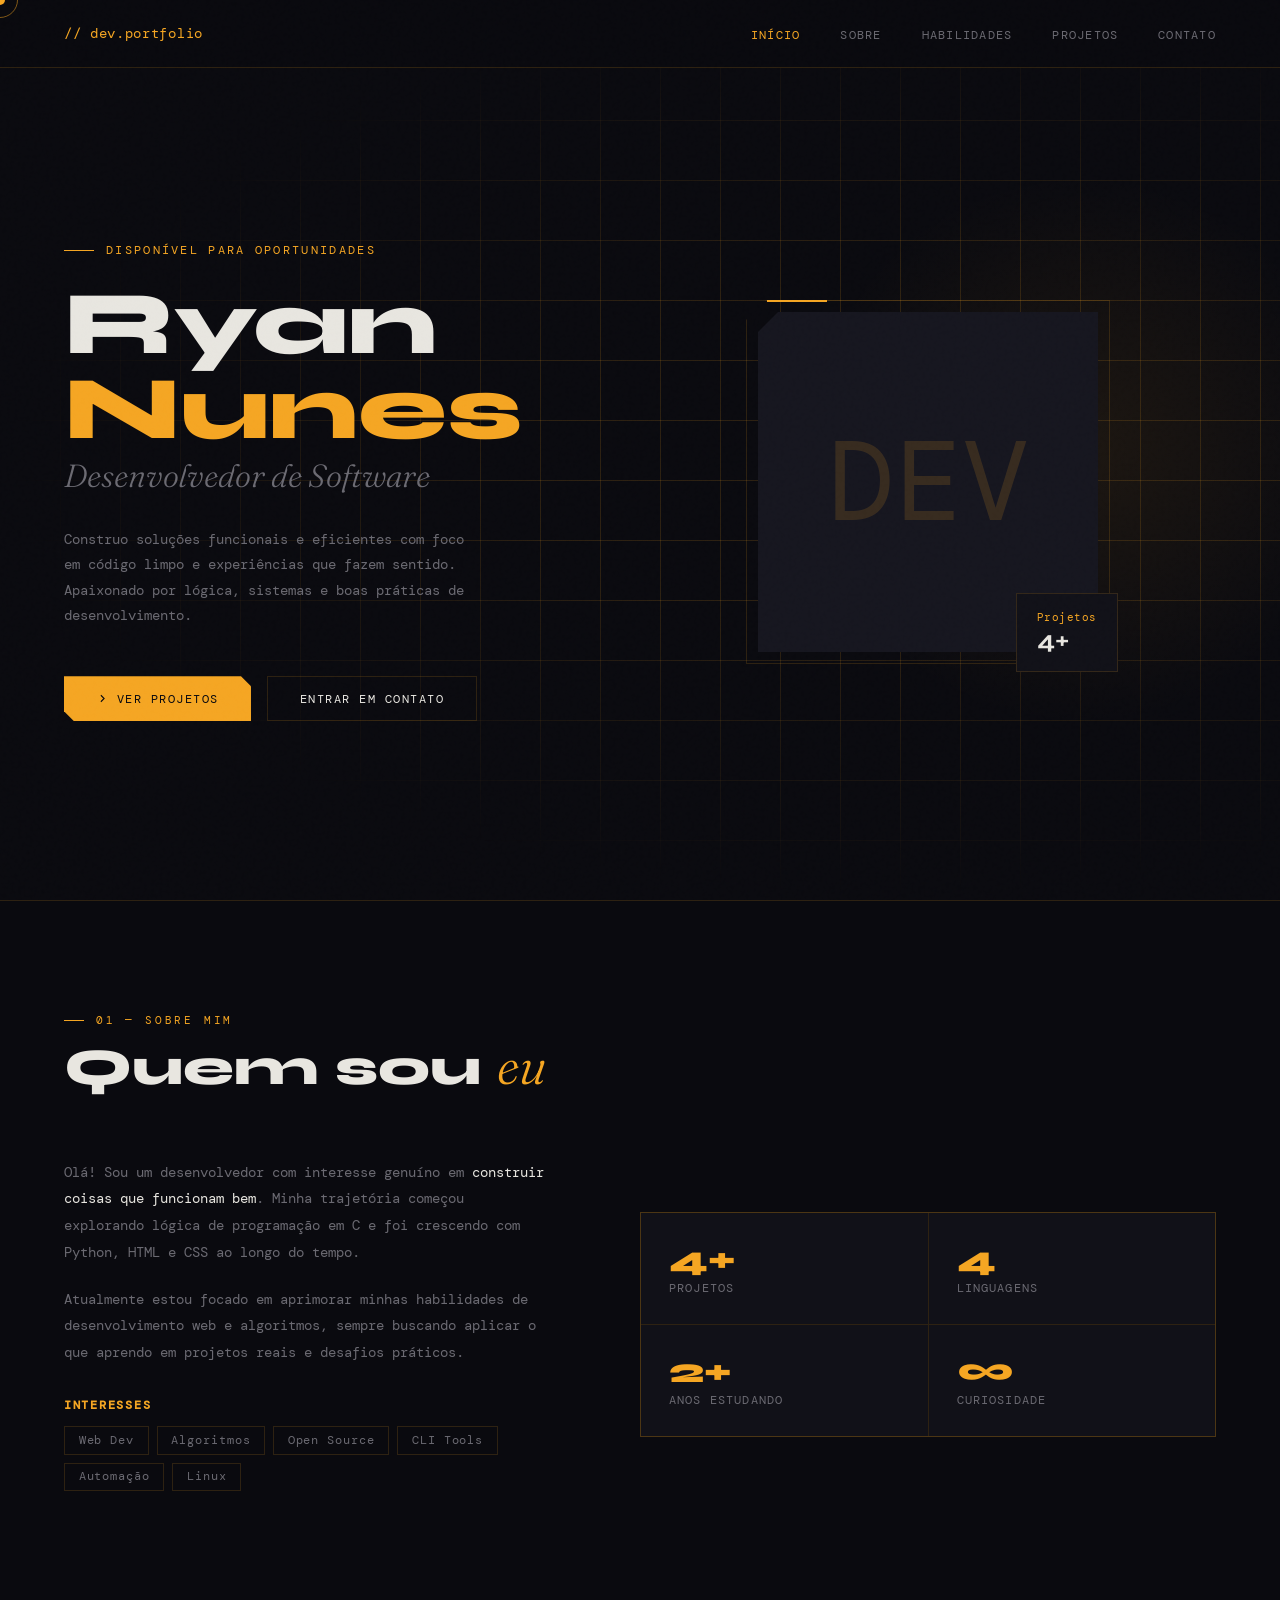
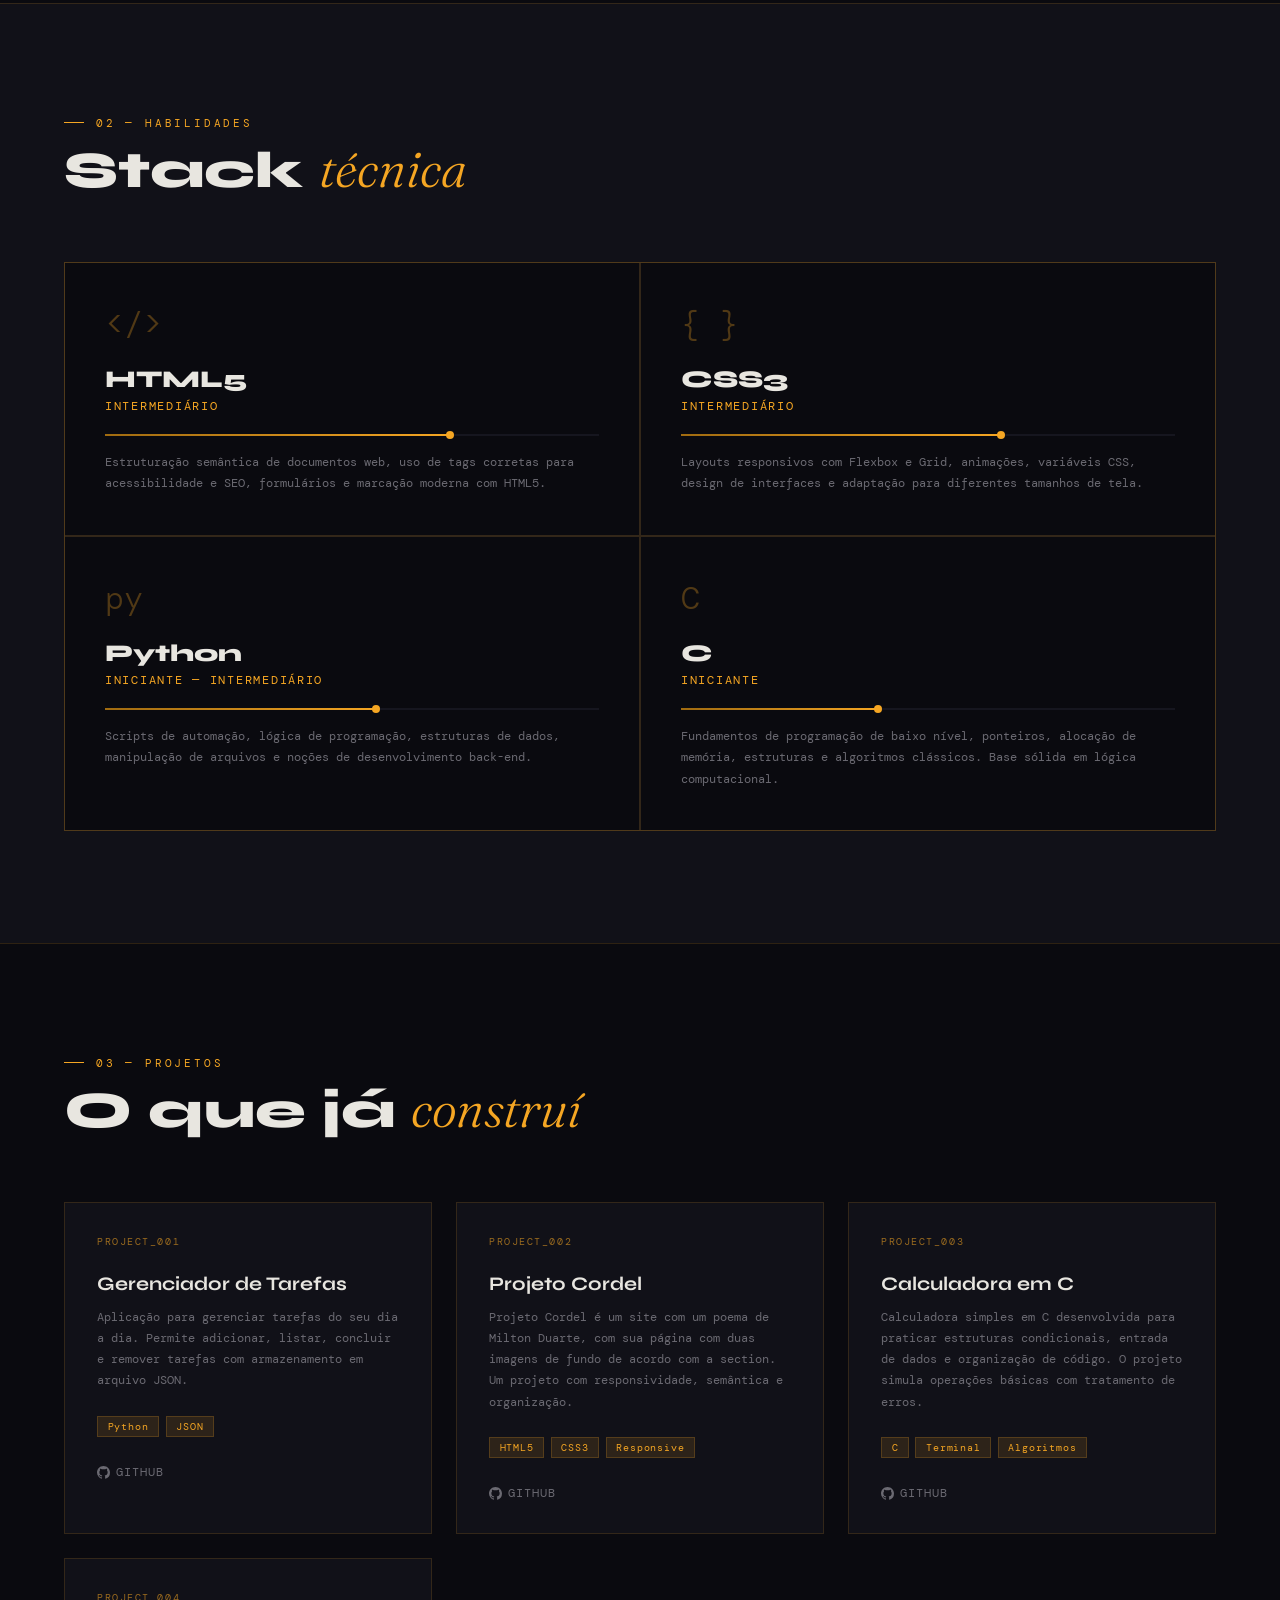
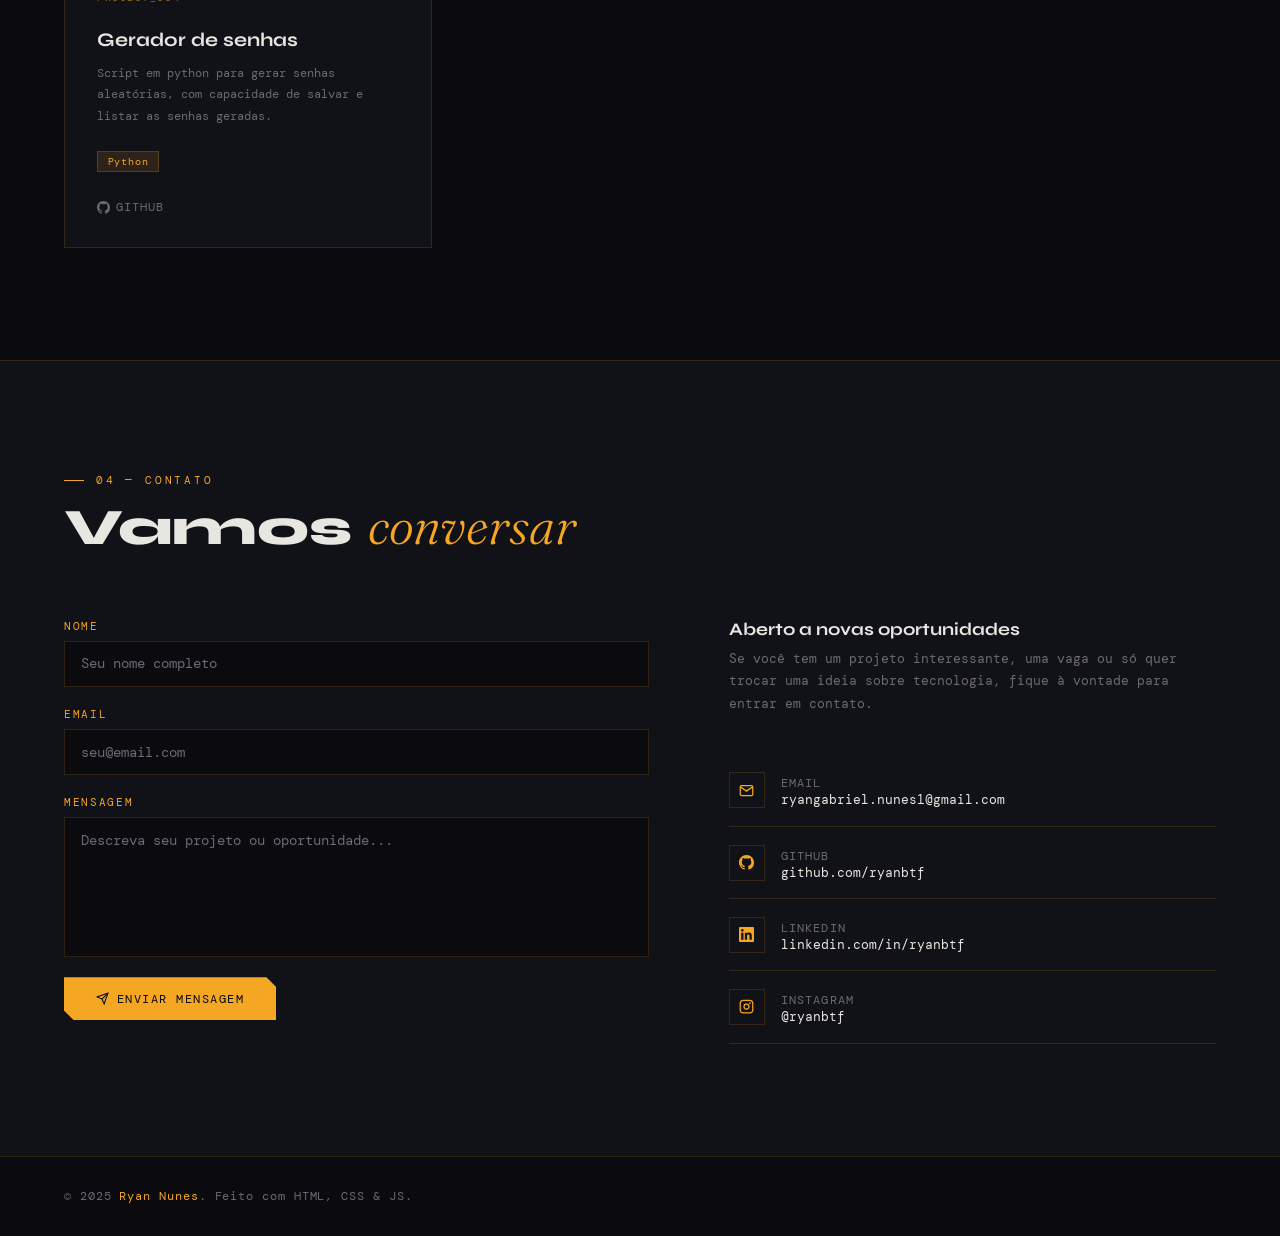
<file: index.html>
<!DOCTYPE html>
<html lang="pt-BR">
<head>
<meta charset="UTF-8">
<meta name="viewport" content="width=device-width, initial-scale=1.0">
<title>Dev Portfolio</title>
<link rel="preconnect" href="https://fonts.googleapis.com">
<link rel="preconnect" href="https://fonts.gstatic.com" crossorigin>
<link href="https://fonts.googleapis.com/css2?family=Syne:wght@400;600;700;800&family=DM+Mono:ital,wght@0,300;0,400;1,300&family=Fraunces:ital,opsz,wght@0,9..144,300;1,9..144,300&display=swap" rel="stylesheet">
<style>
  :root {
    --bg: #0a0a0f;
    --bg2: #111118;
    --bg3: #16161f;
    --amber: #f5a623;
    --amber-dim: #a06b10;
    --amber-glow: rgba(245,166,35,0.12);
    --white: #e8e6e0;
    --muted: #6b6a72;
    --border: rgba(245,166,35,0.15);
    --font-display: 'Syne', sans-serif;
    --font-mono: 'DM Mono', monospace;
    --font-serif: 'Fraunces', serif;
  }

  *, *::before, *::after { box-sizing: border-box; margin: 0; padding: 0; }

  html { scroll-behavior: smooth; }

  body {
    background: var(--bg);
    color: var(--white);
    font-family: var(--font-display);
    overflow-x: hidden;
    cursor: none;
  }

  /* Custom cursor */
  .cursor {
    width: 10px; height: 10px;
    background: var(--amber);
    border-radius: 50%;
    position: fixed;
    pointer-events: none;
    z-index: 9999;
    transform: translate(-50%,-50%);
    transition: transform 0.1s;
  }
  .cursor-ring {
    width: 36px; height: 36px;
    border: 1px solid var(--amber);
    border-radius: 50%;
    position: fixed;
    pointer-events: none;
    z-index: 9998;
    transform: translate(-50%,-50%);
    transition: all 0.18s ease;
    opacity: 0.5;
  }
  body:hover .cursor { opacity: 1; }

  /* Noise overlay */
  body::before {
    content: '';
    position: fixed; inset: 0;
    background-image: url("data:image/svg+xml,%3Csvg viewBox='0 0 256 256' xmlns='http://www.w3.org/2000/svg'%3E%3Cfilter id='n'%3E%3CfeTurbulence type='fractalNoise' baseFrequency='0.9' numOctaves='4' stitchTiles='stitch'/%3E%3C/filter%3E%3Crect width='100%25' height='100%25' filter='url(%23n)' opacity='0.04'/%3E%3C/svg%3E");
    pointer-events: none; z-index: 1000; opacity: 0.4;
  }

  /* NAV */
  nav {
    position: fixed; top: 0; left: 0; right: 0; z-index: 100;
    display: flex; align-items: center; justify-content: space-between;
    padding: 1.5rem 4rem;
    background: rgba(10,10,15,0.85);
    backdrop-filter: blur(16px);
    border-bottom: 1px solid var(--border);
  }
  .nav-logo {
    font-family: var(--font-mono);
    font-size: 0.85rem;
    color: var(--amber);
    letter-spacing: 0.05em;
  }
  .nav-links { display: flex; gap: 2.5rem; list-style: none; }
  .nav-links a {
    font-family: var(--font-mono);
    font-size: 0.78rem;
    color: var(--muted);
    text-decoration: none;
    letter-spacing: 0.1em;
    text-transform: uppercase;
    transition: color 0.2s;
    position: relative;
  }
  .nav-links a::after {
    content: '';
    position: absolute; bottom: -4px; left: 0;
    width: 0; height: 1px;
    background: var(--amber);
    transition: width 0.3s ease;
  }
  .nav-links a:hover { color: var(--white); }
  .nav-links a:hover::after { width: 100%; }

  /* HERO */
  #home {
    min-height: 100vh;
    display: grid;
    grid-template-columns: 1fr 1fr;
    align-items: center;
    padding: 8rem 4rem 4rem;
    position: relative;
    overflow: hidden;
  }
  .hero-bg-grid {
    position: absolute; inset: 0;
    background-image:
      linear-gradient(var(--border) 1px, transparent 1px),
      linear-gradient(90deg, var(--border) 1px, transparent 1px);
    background-size: 60px 60px;
    mask-image: radial-gradient(ellipse at 70% 50%, black 30%, transparent 70%);
  }
  .hero-glow {
    position: absolute;
    width: 600px; height: 600px;
    background: radial-gradient(circle, rgba(245,166,35,0.08) 0%, transparent 65%);
    right: -100px; top: 50%;
    transform: translateY(-50%);
    pointer-events: none;
  }
  .hero-label {
    font-family: var(--font-mono);
    font-size: 0.72rem;
    color: var(--amber);
    letter-spacing: 0.2em;
    text-transform: uppercase;
    margin-bottom: 1.5rem;
    display: flex; align-items: center; gap: 0.75rem;
    animation: fadeUp 0.8s ease both;
  }
  .hero-label::before {
    content: ''; display: block;
    width: 30px; height: 1px;
    background: var(--amber);
  }
  .hero-name {
    font-size: clamp(3.5rem, 7vw, 6.5rem);
    font-weight: 800;
    line-height: 0.95;
    margin-bottom: 0.25rem;
    animation: fadeUp 0.8s 0.1s ease both;
  }
  .hero-name span { color: var(--amber); }
  .hero-title {
    font-family: var(--font-serif);
    font-style: italic;
    font-size: clamp(1.5rem, 2.5vw, 2rem);
    color: var(--muted);
    font-weight: 300;
    margin-bottom: 2rem;
    animation: fadeUp 0.8s 0.2s ease both;
  }
  .hero-desc {
    font-family: var(--font-mono);
    font-size: 0.88rem;
    color: var(--muted);
    line-height: 1.8;
    max-width: 420px;
    margin-bottom: 3rem;
    animation: fadeUp 0.8s 0.3s ease both;
  }
  .hero-btns {
    display: flex; gap: 1rem; flex-wrap: wrap;
    animation: fadeUp 0.8s 0.4s ease both;
  }
  .btn-primary {
    background: var(--amber);
    color: var(--bg);
    padding: 0.85rem 2rem;
    font-family: var(--font-mono);
    font-size: 0.78rem;
    letter-spacing: 0.12em;
    text-transform: uppercase;
    text-decoration: none;
    border: none; cursor: pointer;
    transition: all 0.2s;
    display: inline-flex; align-items: center; gap: 0.5rem;
    clip-path: polygon(0 0, calc(100% - 10px) 0, 100% 10px, 100% 100%, 10px 100%, 0 calc(100% - 10px));
  }
  .btn-primary:hover { background: #ffc04a; transform: translateY(-2px); }
  .btn-outline {
    background: transparent;
    color: var(--white);
    padding: 0.85rem 2rem;
    font-family: var(--font-mono);
    font-size: 0.78rem;
    letter-spacing: 0.12em;
    text-transform: uppercase;
    text-decoration: none;
    border: 1px solid var(--border);
    cursor: pointer;
    transition: all 0.2s;
    display: inline-flex; align-items: center; gap: 0.5rem;
  }
  .btn-outline:hover { border-color: var(--amber); color: var(--amber); transform: translateY(-2px); }
  .hero-right {
    display: flex; justify-content: center; align-items: center;
    position: relative;
    animation: fadeIn 1s 0.5s ease both;
  }
  .hero-avatar-wrap {
    position: relative;
    width: 340px; height: 340px;
  }
  .hero-avatar-border {
    position: absolute; inset: -12px;
    border: 1px solid var(--border);
    clip-path: polygon(20px 0, 100% 0, 100% calc(100% - 20px), calc(100% - 20px) 100%, 0 100%, 0 20px);
  }
  .hero-avatar-border::before {
    content: '';
    position: absolute; top: -1px; left: 20px;
    width: 60px; height: 2px;
    background: var(--amber);
  }
  .hero-avatar {
    width: 100%; height: 100%;
    background: var(--bg3);
    clip-path: polygon(20px 0, 100% 0, 100% calc(100% - 20px), calc(100% - 20px) 100%, 0 100%, 0 20px);
    display: flex; align-items: center; justify-content: center;
    overflow: hidden;
  }
  .avatar-placeholder {
    font-size: 7rem; opacity: 0.15;
    font-family: var(--font-mono);
    color: var(--amber);
  }
  .hero-badge {
    position: absolute;
    bottom: -20px; right: -20px;
    background: var(--bg2);
    border: 1px solid var(--border);
    padding: 1rem 1.25rem;
    font-family: var(--font-mono);
    font-size: 0.7rem;
    color: var(--amber);
    letter-spacing: 0.05em;
  }
  .hero-badge span { display: block; font-size: 1.6rem; font-weight: 700; font-family: var(--font-display); color: var(--white); }

  /* SECTIONS */
  section { padding: 7rem 4rem; position: relative; }
  section + section { border-top: 1px solid var(--border); }

  .section-label {
    font-family: var(--font-mono);
    font-size: 0.7rem;
    color: var(--amber);
    letter-spacing: 0.25em;
    text-transform: uppercase;
    margin-bottom: 0.75rem;
    display: flex; align-items: center; gap: 0.75rem;
  }
  .section-label::before { content: ''; display: block; width: 20px; height: 1px; background: var(--amber); }
  .section-title {
    font-size: clamp(2.2rem, 4vw, 3.2rem);
    font-weight: 800;
    line-height: 1.05;
    margin-bottom: 1rem;
  }
  .section-title em {
    font-family: var(--font-serif);
    font-style: italic;
    font-weight: 300;
    color: var(--amber);
  }

  /* ABOUT */
  #about .about-grid {
    display: grid;
    grid-template-columns: 1fr 1.2fr;
    gap: 6rem;
    align-items: center;
    margin-top: 4rem;
  }
  .about-text p {
    font-family: var(--font-mono);
    font-size: 0.88rem;
    color: var(--muted);
    line-height: 1.9;
    margin-bottom: 1.25rem;
  }
  .about-text p strong { color: var(--white); font-weight: 400; }
  .about-facts {
    display: grid;
    grid-template-columns: 1fr 1fr;
    gap: 1px;
    background: var(--border);
    border: 1px solid var(--border);
  }
  .fact {
    background: var(--bg2);
    padding: 1.75rem;
    transition: background 0.2s;
  }
  .fact:hover { background: var(--bg3); }
  .fact-num {
    font-size: 2.2rem;
    font-weight: 800;
    color: var(--amber);
    line-height: 1;
    margin-bottom: 0.3rem;
  }
  .fact-label {
    font-family: var(--font-mono);
    font-size: 0.72rem;
    color: var(--muted);
    letter-spacing: 0.1em;
    text-transform: uppercase;
  }
  .interests {
    margin-top: 2rem;
  }
  .interests h4 {
    font-family: var(--font-mono);
    font-size: 0.72rem;
    color: var(--amber);
    letter-spacing: 0.15em;
    text-transform: uppercase;
    margin-bottom: 0.85rem;
  }
  .tags { display: flex; flex-wrap: wrap; gap: 0.5rem; }
  .tag {
    font-family: var(--font-mono);
    font-size: 0.72rem;
    color: var(--muted);
    border: 1px solid var(--border);
    padding: 0.35rem 0.85rem;
    letter-spacing: 0.08em;
    transition: all 0.2s;
  }
  .tag:hover { border-color: var(--amber); color: var(--amber); }

  /* SKILLS */
  #skills { background: var(--bg2); }
  .skills-grid {
    display: grid;
    grid-template-columns: repeat(2, 1fr);
    gap: 2px;
    background: var(--border);
    border: 1px solid var(--border);
    margin-top: 4rem;
  }
  .skill-card {
    background: var(--bg);
    padding: 2.5rem;
    transition: background 0.3s;
    position: relative;
    overflow: hidden;
  }
  .skill-card::before {
    content: '';
    position: absolute; top: 0; left: 0;
    width: 3px; height: 0;
    background: var(--amber);
    transition: height 0.4s ease;
  }
  .skill-card:hover { background: var(--bg3); }
  .skill-card:hover::before { height: 100%; }
  .skill-icon {
    font-family: var(--font-mono);
    font-size: 2rem;
    color: var(--amber);
    opacity: 0.3;
    margin-bottom: 1.25rem;
    font-weight: 300;
    transition: opacity 0.3s;
  }
  .skill-card:hover .skill-icon { opacity: 0.7; }
  .skill-name {
    font-size: 1.5rem;
    font-weight: 800;
    margin-bottom: 0.35rem;
  }
  .skill-level {
    font-family: var(--font-mono);
    font-size: 0.72rem;
    color: var(--amber);
    letter-spacing: 0.15em;
    text-transform: uppercase;
    margin-bottom: 1.25rem;
  }
  .skill-bar-bg {
    height: 2px;
    background: var(--bg3);
    position: relative;
    margin-bottom: 1rem;
  }
  .skill-bar-fill {
    height: 100%;
    background: linear-gradient(90deg, var(--amber-dim), var(--amber));
    position: relative;
    transition: width 1.5s cubic-bezier(0.16, 1, 0.3, 1);
  }
  .skill-bar-fill::after {
    content: '';
    position: absolute; right: -3px; top: -3px;
    width: 8px; height: 8px;
    border-radius: 50%;
    background: var(--amber);
  }
  .skill-desc {
    font-family: var(--font-mono);
    font-size: 0.78rem;
    color: var(--muted);
    line-height: 1.7;
  }

  /* PROJECTS */
  .projects-grid {
    display: grid;
    grid-template-columns: repeat(auto-fill, minmax(320px, 1fr));
    gap: 1.5rem;
    margin-top: 4rem;
  }
  .project-card {
    border: 1px solid var(--border);
    background: var(--bg2);
    padding: 2rem;
    position: relative;
    transition: all 0.3s ease;
    overflow: hidden;
  }
  .project-card::after {
    content: '';
    position: absolute; inset: 0;
    background: linear-gradient(135deg, var(--amber-glow) 0%, transparent 60%);
    opacity: 0;
    transition: opacity 0.3s;
  }
  .project-card:hover { border-color: var(--amber-dim); transform: translateY(-4px); }
  .project-card:hover::after { opacity: 1; }
  .project-num {
    font-family: var(--font-mono);
    font-size: 0.65rem;
    color: var(--amber);
    letter-spacing: 0.15em;
    margin-bottom: 1.5rem;
    opacity: 0.6;
  }
  .project-name {
    font-size: 1.2rem;
    font-weight: 700;
    margin-bottom: 0.75rem;
    position: relative; z-index: 1;
  }
  .project-desc {
    font-family: var(--font-mono);
    font-size: 0.78rem;
    color: var(--muted);
    line-height: 1.7;
    margin-bottom: 1.5rem;
    position: relative; z-index: 1;
  }
  .project-techs { display: flex; flex-wrap: wrap; gap: 0.4rem; margin-bottom: 1.75rem; }
  .tech-tag {
    font-family: var(--font-mono);
    font-size: 0.65rem;
    color: var(--amber);
    background: var(--amber-glow);
    border: 1px solid rgba(245,166,35,0.2);
    padding: 0.2rem 0.6rem;
    letter-spacing: 0.08em;
  }
  .project-links { display: flex; gap: 1rem; }
  .project-link {
    font-family: var(--font-mono);
    font-size: 0.72rem;
    color: var(--muted);
    text-decoration: none;
    letter-spacing: 0.1em;
    text-transform: uppercase;
    display: flex; align-items: center; gap: 0.35rem;
    transition: color 0.2s;
    position: relative; z-index: 1;
  }
  .project-link:hover { color: var(--amber); }
  .project-link svg { width: 13px; height: 13px; }

  /* CONTACT */
  #contact { background: var(--bg2); }
  .contact-grid {
    display: grid;
    grid-template-columns: 1.2fr 1fr;
    gap: 5rem;
    margin-top: 4rem;
    align-items: start;
  }
  .contact-form { display: flex; flex-direction: column; gap: 1.25rem; }
  .form-group { display: flex; flex-direction: column; gap: 0.5rem; }
  .form-label {
    font-family: var(--font-mono);
    font-size: 0.7rem;
    color: var(--amber);
    letter-spacing: 0.15em;
    text-transform: uppercase;
  }
  .form-input, .form-textarea {
    background: var(--bg);
    border: 1px solid var(--border);
    color: var(--white);
    font-family: var(--font-mono);
    font-size: 0.85rem;
    padding: 0.85rem 1rem;
    outline: none;
    transition: border-color 0.2s;
    resize: none;
  }
  .form-input:focus, .form-textarea:focus { border-color: var(--amber); }
  .form-textarea { min-height: 140px; }
  .form-input::placeholder, .form-textarea::placeholder { color: var(--muted); }
  .contact-info h3 {
    font-size: 1.1rem;
    font-weight: 700;
    margin-bottom: 0.5rem;
    color: var(--white);
  }
  .contact-info p {
    font-family: var(--font-mono);
    font-size: 0.82rem;
    color: var(--muted);
    line-height: 1.7;
    margin-bottom: 2.5rem;
  }
  .contact-item {
    display: flex; align-items: center; gap: 1rem;
    padding: 1.1rem 0;
    border-bottom: 1px solid var(--border);
    text-decoration: none;
    transition: all 0.2s;
  }
  .contact-item:hover { padding-left: 0.5rem; }
  .contact-item:hover .contact-item-label { color: var(--amber); }
  .contact-icon {
    width: 36px; height: 36px;
    border: 1px solid var(--border);
    display: flex; align-items: center; justify-content: center;
    color: var(--amber);
    flex-shrink: 0;
    transition: border-color 0.2s;
  }
  .contact-item:hover .contact-icon { border-color: var(--amber); background: var(--amber-glow); }
  .contact-icon svg { width: 15px; height: 15px; }
  .contact-item-label {
    font-family: var(--font-mono);
    font-size: 0.72rem;
    color: var(--muted);
    letter-spacing: 0.1em;
    text-transform: uppercase;
    transition: color 0.2s;
  }
  .contact-item-value {
    font-family: var(--font-mono);
    font-size: 0.82rem;
    color: var(--white);
    display: block;
  }

  /* FOOTER */
  footer {
    border-top: 1px solid var(--border);
    padding: 2rem 4rem;
    display: flex; align-items: center; justify-content: space-between;
  }
  footer p {
    font-family: var(--font-mono);
    font-size: 0.72rem;
    color: var(--muted);
    letter-spacing: 0.08em;
  }
  footer span { color: var(--amber); }

  /* ANIMATIONS */
  @keyframes fadeUp {
    from { opacity: 0; transform: translateY(28px); }
    to { opacity: 1; transform: translateY(0); }
  }
  @keyframes fadeIn {
    from { opacity: 0; }
    to { opacity: 1; }
  }

  .reveal {
    opacity: 0; transform: translateY(30px);
    transition: opacity 0.7s ease, transform 0.7s ease;
  }
  .reveal.visible { opacity: 1; transform: none; }

  /* SCROLLBAR */
  ::-webkit-scrollbar { width: 4px; }
  ::-webkit-scrollbar-track { background: var(--bg); }
  ::-webkit-scrollbar-thumb { background: var(--amber-dim); }

  /* RESPONSIVE */
  @media (max-width: 900px) {
    nav { padding: 1.25rem 1.5rem; }
    .nav-links { gap: 1.5rem; }
    #home { grid-template-columns: 1fr; padding: 7rem 1.5rem 3rem; gap: 3rem; }
    .hero-right { display: none; }
    section { padding: 5rem 1.5rem; }
    #about .about-grid { grid-template-columns: 1fr; gap: 3rem; }
    .skills-grid { grid-template-columns: 1fr; }
    .contact-grid { grid-template-columns: 1fr; gap: 3rem; }
    footer { flex-direction: column; gap: 1rem; text-align: center; padding: 2rem 1.5rem; }
  }
  @media (max-width: 600px) {
    .nav-links { display: none; }
    .hero-btns { flex-direction: column; }
    .hero-name { font-size: 2.8rem; }
  }
</style>
</head>
<body>

<!-- Cursor -->
<div class="cursor" id="cursor"></div>
<div class="cursor-ring" id="cursorRing"></div>

<!-- NAV -->
<nav>
  <div class="nav-logo">// dev.portfolio</div>
  <ul class="nav-links">
    <li><a href="#home">Início</a></li>
    <li><a href="#about">Sobre</a></li>
    <li><a href="#skills">Habilidades</a></li>
    <li><a href="#projects">Projetos</a></li>
    <li><a href="#contact">Contato</a></li>
  </ul>
</nav>

<!-- HERO -->
<section id="home">
  <div class="hero-bg-grid"></div>
  <div class="hero-glow"></div>
  <div class="hero-content">
    <div class="hero-label">Disponível para oportunidades</div>
    <h1 class="hero-name">Ryan<br><span>Nunes</span></h1>
    <p class="hero-title">Desenvolvedor de Software</p>
    <p class="hero-desc">
      Construo soluções funcionais e eficientes com foco em código limpo e experiências que fazem sentido. Apaixonado por lógica, sistemas e boas práticas de desenvolvimento.
    </p>
    <div class="hero-btns">
      <a href="#projects" class="btn-primary">
        <svg width="13" height="13" viewBox="0 0 24 24" fill="none" stroke="currentColor" stroke-width="2"><polyline points="9 18 15 12 9 6"/></svg>
        Ver Projetos
      </a>
      <a href="#contact" class="btn-outline">Entrar em Contato</a>
    </div>
  </div>
  <div class="hero-right">
    <div class="hero-avatar-wrap">
      <div class="hero-avatar-border"></div>
      <div class="hero-avatar">
        <div class="avatar-placeholder">DEV</div>
      </div>
      <div class="hero-badge">
        Projetos<br>
        <span>4+</span>
      </div>
    </div>
  </div>
</section>

<!-- ABOUT -->
<section id="about">
  <div class="section-label">01 — Sobre mim</div>
  <h2 class="section-title">Quem sou <em>eu</em></h2>
  <div class="about-grid">
    <div class="about-text reveal">
      <p>Olá! Sou um desenvolvedor com interesse genuíno em <strong>construir coisas que funcionam bem</strong>. Minha trajetória começou explorando lógica de programação em C e foi crescendo com Python, HTML e CSS ao longo do tempo.</p>
      <p>Atualmente estou focado em aprimorar minhas habilidades de desenvolvimento web e algoritmos, sempre buscando aplicar o que aprendo em projetos reais e desafios práticos.</p>
      <div class="interests">
        <h4>Interesses</h4>
        <div class="tags">
          <span class="tag">Web Dev</span>
          <span class="tag">Algoritmos</span>
          <span class="tag">Open Source</span>
          <span class="tag">CLI Tools</span>
          <span class="tag">Automação</span>
          <span class="tag">Linux</span>
        </div>
      </div>
    </div>
    <div class="reveal" style="transition-delay: 0.15s">
      <div class="about-facts">
        <div class="fact">
          <div class="fact-num">4+</div>
          <div class="fact-label">Projetos</div>
        </div>
        <div class="fact">
          <div class="fact-num">4</div>
          <div class="fact-label">Linguagens</div>
        </div>
        <div class="fact">
          <div class="fact-num">2+</div>
          <div class="fact-label">Anos Estudando</div>
        </div>
        <div class="fact">
          <div class="fact-num">∞</div>
          <div class="fact-label">Curiosidade</div>
        </div>
      </div>
    </div>
  </div>
</section>

<!-- SKILLS -->
<section id="skills">
  <div class="section-label">02 — Habilidades</div>
  <h2 class="section-title">Stack <em>técnica</em></h2>
  <div class="skills-grid">
    <div class="skill-card reveal">
      <div class="skill-icon">&lt;/&gt;</div>
      <div class="skill-name">HTML5</div>
      <div class="skill-level">Intermediário</div>
      <div class="skill-bar-bg">
        <div class="skill-bar-fill" data-width="70%" style="width:0%"></div>
      </div>
      <p class="skill-desc">Estruturação semântica de documentos web, uso de tags corretas para acessibilidade e SEO, formulários e marcação moderna com HTML5.</p>
    </div>
    <div class="skill-card reveal" style="transition-delay:0.1s">
      <div class="skill-icon">{ }</div>
      <div class="skill-name">CSS3</div>
      <div class="skill-level">Intermediário</div>
      <div class="skill-bar-bg">
        <div class="skill-bar-fill" data-width="65%" style="width:0%"></div>
      </div>
      <p class="skill-desc">Layouts responsivos com Flexbox e Grid, animações, variáveis CSS, design de interfaces e adaptação para diferentes tamanhos de tela.</p>
    </div>
    <div class="skill-card reveal" style="transition-delay:0.2s">
      <div class="skill-icon">py</div>
      <div class="skill-name">Python</div>
      <div class="skill-level">Iniciante — Intermediário</div>
      <div class="skill-bar-bg">
        <div class="skill-bar-fill" data-width="55%" style="width:0%"></div>
      </div>
      <p class="skill-desc">Scripts de automação, lógica de programação, estruturas de dados, manipulação de arquivos e noções de desenvolvimento back-end.</p>
    </div>
    <div class="skill-card reveal" style="transition-delay:0.3s">
      <div class="skill-icon">C</div>
      <div class="skill-name">C</div>
      <div class="skill-level">Iniciante</div>
      <div class="skill-bar-bg">
        <div class="skill-bar-fill" data-width="40%" style="width:0%"></div>
      </div>
      <p class="skill-desc">Fundamentos de programação de baixo nível, ponteiros, alocação de memória, estruturas e algoritmos clássicos. Base sólida em lógica computacional.</p>
    </div>
  </div>
</section>

<!-- PROJECTS -->
<section id="projects">
  <div class="section-label">03 — Projetos</div>
  <h2 class="section-title">O que já <em>construí</em></h2>
  <div class="projects-grid">

    <div class="project-card reveal">
      <div class="project-num">PROJECT_001</div>
      <div class="project-name">Gerenciador de Tarefas</div>
      <p class="project-desc">Aplicação para gerenciar tarefas do seu dia a dia. Permite adicionar, listar, concluir e remover tarefas com armazenamento em arquivo JSON.</p>
      <div class="project-techs">
        <span class="tech-tag">Python</span>
        <span class="tech-tag">JSON</span>
      </div>
      <div class="project-links">
        <a href="https://github.com/ryanbtf/lista-de-tarefas-python" class="project-link" target="_blank">
          <svg viewBox="0 0 24 24" fill="currentColor"><path d="M12 0C5.37 0 0 5.37 0 12c0 5.31 3.435 9.795 8.205 11.385.6.105.825-.255.825-.57 0-.285-.015-1.23-.015-2.235-3.015.555-3.795-.735-4.035-1.41-.135-.345-.72-1.41-1.23-1.695-.42-.225-1.02-.78-.015-.795.945-.015 1.62.87 1.845 1.23 1.08 1.815 2.805 1.305 3.495.99.105-.78.42-1.305.765-1.605-2.67-.3-5.46-1.335-5.46-5.925 0-1.305.465-2.385 1.23-3.225-.12-.3-.54-1.53.12-3.18 0 0 1.005-.315 3.3 1.23.96-.27 1.98-.405 3-.405s2.04.135 3 .405c2.295-1.56 3.3-1.23 3.3-1.23.66 1.65.24 2.88.12 3.18.765.84 1.23 1.905 1.23 3.225 0 4.605-2.805 5.625-5.475 5.925.435.375.81 1.095.81 2.22 0 1.605-.015 2.895-.015 3.3 0 .315.225.69.825.57A12.02 12.02 0 0024 12c0-6.63-5.37-12-12-12z"/></svg>
          GitHub
        </a>
      </div>
    </div>

    <div class="project-card reveal" style="transition-delay:0.1s">
      <div class="project-num">PROJECT_002</div>
      <div class="project-name">Projeto Cordel</div>
      <p class="project-desc">Projeto Cordel é um site com um poema de Milton Duarte, com sua página com duas imagens de fundo de acordo com a section. Um projeto com responsividade, semântica e organização.</p>
      <div class="project-techs">
        <span class="tech-tag">HTML5</span>
        <span class="tech-tag">CSS3</span>
        <span class="tech-tag">Responsive</span>
      </div>
      <div class="project-links">
        <a href="https://github.com/ryanbtf/projeto-cordel" class="project-link" target="_blank">
          <svg viewBox="0 0 24 24" fill="currentColor"><path d="M12 0C5.37 0 0 5.37 0 12c0 5.31 3.435 9.795 8.205 11.385.6.105.825-.255.825-.57 0-.285-.015-1.23-.015-2.235-3.015.555-3.795-.735-4.035-1.41-.135-.345-.72-1.41-1.23-1.695-.42-.225-1.02-.78-.015-.795.945-.015 1.62.87 1.845 1.23 1.08 1.815 2.805 1.305 3.495.99.105-.78.42-1.305.765-1.605-2.67-.3-5.46-1.335-5.46-5.925 0-1.305.465-2.385 1.23-3.225-.12-.3-.54-1.53.12-3.18 0 0 1.005-.315 3.3 1.23.96-.27 1.98-.405 3-.405s2.04.135 3 .405c2.295-1.56 3.3-1.23 3.3-1.23.66 1.65.24 2.88.12 3.18.765.84 1.23 1.905 1.23 3.225 0 4.605-2.805 5.625-5.475 5.925.435.375.81 1.095.81 2.22 0 1.605-.015 2.895-.015 3.3 0 .315.225.69.825.57A12.02 12.02 0 0024 12c0-6.63-5.37-12-12-12z"/></svg>
          GitHub
        </a>
      </div>
    </div>

    <div class="project-card reveal" style="transition-delay:0.2s">
      <div class="project-num">PROJECT_003</div>
      <div class="project-name">Calculadora em C</div>
      <p class="project-desc">Calculadora simples em C desenvolvida para praticar estruturas condicionais, entrada de dados e organização de código. O projeto simula operações básicas com tratamento de erros.</p>
      <div class="project-techs">
        <span class="tech-tag">C</span>
        <span class="tech-tag">Terminal</span>
        <span class="tech-tag">Algoritmos</span>
      </div>
      <div class="project-links">
        <a href="https://github.com/ryanbtf/calculadora-em-c" class="project-link" target="_blank">
          <svg viewBox="0 0 24 24" fill="currentColor"><path d="M12 0C5.37 0 0 5.37 0 12c0 5.31 3.435 9.795 8.205 11.385.6.105.825-.255.825-.57 0-.285-.015-1.23-.015-2.235-3.015.555-3.795-.735-4.035-1.41-.135-.345-.72-1.41-1.23-1.695-.42-.225-1.02-.78-.015-.795.945-.015 1.62.87 1.845 1.23 1.08 1.815 2.805 1.305 3.495.99.105-.78.42-1.305.765-1.605-2.67-.3-5.46-1.335-5.46-5.925 0-1.305.465-2.385 1.23-3.225-.12-.3-.54-1.53.12-3.18 0 0 1.005-.315 3.3 1.23.96-.27 1.98-.405 3-.405s2.04.135 3 .405c2.295-1.56 3.3-1.23 3.3-1.23.66 1.65.24 2.88.12 3.18.765.84 1.23 1.905 1.23 3.225 0 4.605-2.805 5.625-5.475 5.925.435.375.81 1.095.81 2.22 0 1.605-.015 2.895-.015 3.3 0 .315.225.69.825.57A12.02 12.02 0 0024 12c0-6.63-5.37-12-12-12z"/></svg>
          GitHub
        </a>
      </div>
    </div>

    <div class="project-card reveal" style="transition-delay:0.3s">
      <div class="project-num">PROJECT_004</div>
      <div class="project-name">Gerador de senhas</div>
      <p class="project-desc">Script em python para gerar senhas aleatórias, com capacidade de salvar e listar as senhas geradas.</p>
      <div class="project-techs">
        <span class="tech-tag">Python</span>
      </div>
      <div class="project-links">
        <a href="https://github.com/ryanbtf/Gerador-de-senha" class="project-link" target="_blank">
          <svg viewBox="0 0 24 24" fill="currentColor"><path d="M12 0C5.37 0 0 5.37 0 12c0 5.31 3.435 9.795 8.205 11.385.6.105.825-.255.825-.57 0-.285-.015-1.23-.015-2.235-3.015.555-3.795-.735-4.035-1.41-.135-.345-.72-1.41-1.23-1.695-.42-.225-1.02-.78-.015-.795.945-.015 1.62.87 1.845 1.23 1.08 1.815 2.805 1.305 3.495.99.105-.78.42-1.305.765-1.605-2.67-.3-5.46-1.335-5.46-5.925 0-1.305.465-2.385 1.23-3.225-.12-.3-.54-1.53.12-3.18 0 0 1.005-.315 3.3 1.23.96-.27 1.98-.405 3-.405s2.04.135 3 .405c2.295-1.56 3.3-1.23 3.3-1.23.66 1.65.24 2.88.12 3.18.765.84 1.23 1.905 1.23 3.225 0 4.605-2.805 5.625-5.475 5.925.435.375.81 1.095.81 2.22 0 1.605-.015 2.895-.015 3.3 0 .315.225.69.825.57A12.02 12.02 0 0024 12c0-6.63-5.37-12-12-12z"/></svg>
          GitHub
        </a>
      </div>
    </div>

  </div>
</section>

<!-- CONTACT -->
<section id="contact">
  <div class="section-label">04 — Contato</div>
  <h2 class="section-title">Vamos <em>conversar</em></h2>
  <div class="contact-grid">
    <div class="reveal">
      <form class="contact-form" onsubmit="handleSubmit(event)">
        <div class="form-group">
          <label class="form-label" for="name">Nome</label>
          <input class="form-input" type="text" id="name" placeholder="Seu nome completo" required>
        </div>
        <div class="form-group">
          <label class="form-label" for="email">Email</label>
          <input class="form-input" type="email" id="email" placeholder="seu@email.com" required>
        </div>
        <div class="form-group">
          <label class="form-label" for="message">Mensagem</label>
          <textarea class="form-textarea" id="message" placeholder="Descreva seu projeto ou oportunidade..." required></textarea>
        </div>
        <button type="submit" class="btn-primary" style="align-self:flex-start; border:none">
          <svg width="13" height="13" viewBox="0 0 24 24" fill="none" stroke="currentColor" stroke-width="2"><line x1="22" y1="2" x2="11" y2="13"/><polygon points="22 2 15 22 11 13 2 9 22 2"/></svg>
          Enviar Mensagem
        </button>
        <p id="form-feedback" style="font-family:var(--font-mono);font-size:0.78rem;color:var(--amber);display:none;margin-top:0.5rem;"></p>
      </form>
    </div>
    <div class="reveal" style="transition-delay:0.15s">
      <div class="contact-info">
        <h3>Aberto a novas oportunidades</h3>
        <p>Se você tem um projeto interessante, uma vaga ou só quer trocar uma ideia sobre tecnologia, fique à vontade para entrar em contato.</p>
        <a href="mailto:seuemail@email.com" class="contact-item" style="color:inherit">
          <div class="contact-icon">
            <svg viewBox="0 0 24 24" fill="none" stroke="currentColor" stroke-width="2"><path d="M4 4h16c1.1 0 2 .9 2 2v12c0 1.1-.9 2-2 2H4c-1.1 0-2-.9-2-2V6c0-1.1.9-2 2-2z"/><polyline points="22,6 12,13 2,6"/></svg>
          </div>
          <div>
            <span class="contact-item-label">Email</span>
            <span class="contact-item-value">ryangabriel.nunes1@gmail.com</span>
          </div>
        </a>
        <a href="https://github.com/ryanbtf" target="_blank" class="contact-item" style="color:inherit">
          <div class="contact-icon">
            <svg viewBox="0 0 24 24" fill="currentColor"><path d="M12 0C5.37 0 0 5.37 0 12c0 5.31 3.435 9.795 8.205 11.385.6.105.825-.255.825-.57 0-.285-.015-1.23-.015-2.235-3.015.555-3.795-.735-4.035-1.41-.135-.345-.72-1.41-1.23-1.695-.42-.225-1.02-.78-.015-.795.945-.015 1.62.87 1.845 1.23 1.08 1.815 2.805 1.305 3.495.99.105-.78.42-1.305.765-1.605-2.67-.3-5.46-1.335-5.46-5.925 0-1.305.465-2.385 1.23-3.225-.12-.3-.54-1.53.12-3.18 0 0 1.005-.315 3.3 1.23.96-.27 1.98-.405 3-.405s2.04.135 3 .405c2.295-1.56 3.3-1.23 3.3-1.23.66 1.65.24 2.88.12 3.18.765.84 1.23 1.905 1.23 3.225 0 4.605-2.805 5.625-5.475 5.925.435.375.81 1.095.81 2.22 0 1.605-.015 2.895-.015 3.3 0 .315.225.69.825.57A12.02 12.02 0 0024 12c0-6.63-5.37-12-12-12z"/></svg>
          </div>
          <div>
            <span class="contact-item-label">GitHub</span>
            <span class="contact-item-value">github.com/ryanbtf</span>
          </div>
        </a>
        <a href="https://linkedin.com/in/ryanbtf" target="_blank" class="contact-item" style="color:inherit">
          <div class="contact-icon">
            <svg viewBox="0 0 24 24" fill="currentColor"><path d="M20.447 20.452h-3.554v-5.569c0-1.328-.027-3.037-1.852-3.037-1.853 0-2.136 1.445-2.136 2.939v5.667H9.351V9h3.414v1.561h.046c.477-.9 1.637-1.85 3.37-1.85 3.601 0 4.267 2.37 4.267 5.455v6.286zM5.337 7.433a2.062 2.062 0 01-2.063-2.065 2.064 2.064 0 112.063 2.065zm1.782 13.019H3.555V9h3.564v11.452zM22.225 0H1.771C.792 0 0 .774 0 1.729v20.542C0 23.227.792 24 1.771 24h20.451C23.2 24 24 23.227 24 22.271V1.729C24 .774 23.2 0 22.222 0h.003z"/></svg>
          </div>
          <div>
            <span class="contact-item-label">LinkedIn</span>
            <span class="contact-item-value">linkedin.com/in/ryanbtf</span>
          </div>
        </a>
        <a href="https://www.instagram.com/ryanbtf/" target="_blank" class="contact-item" style="color:inherit">
          <div class="contact-icon">
            <svg viewBox="0 0 24 24" fill="none" stroke="currentColor" stroke-width="2">
            <rect x="2" y="2" width="20" height="20" rx="5" ry="5"/>
            <circle cx="12" cy="12" r="4"/>
            <circle cx="17.5" cy="6.5" r="1.5" fill="currentColor" stroke="none"/></svg>
          </div>
          <div>
            <span class="contact-item-label">Instagram</span>
            <span class="contact-item-value">@ryanbtf</span>
          </div>
        </a>
      </div>
    </div>
  </div>
</section>

<!-- FOOTER -->
<footer>
  <p>© 2025 <span>Ryan Nunes</span>. Feito com HTML, CSS & JS.</p>
</footer>

<script>
  // Cursor
  const cursor = document.getElementById('cursor');
  const ring = document.getElementById('cursorRing');
  let mx = 0, my = 0, rx = 0, ry = 0;
  document.addEventListener('mousemove', e => { mx = e.clientX; my = e.clientY; });
  function animCursor() {
    cursor.style.left = mx + 'px'; cursor.style.top = my + 'px';
    rx += (mx - rx) * 0.14; ry += (my - ry) * 0.14;
    ring.style.left = rx + 'px'; ring.style.top = ry + 'px';
    requestAnimationFrame(animCursor);
  }
  animCursor();
  document.querySelectorAll('a, button').forEach(el => {
    el.addEventListener('mouseenter', () => { ring.style.transform = 'translate(-50%,-50%) scale(1.8)'; ring.style.opacity = '0.8'; });
    el.addEventListener('mouseleave', () => { ring.style.transform = 'translate(-50%,-50%) scale(1)'; ring.style.opacity = '0.5'; });
  });

  // Scroll reveal
  const reveals = document.querySelectorAll('.reveal');
  const obs = new IntersectionObserver(entries => {
    entries.forEach(e => { if (e.isIntersecting) { e.target.classList.add('visible'); } });
  }, { threshold: 0.12 });
  reveals.forEach(el => obs.observe(el));

  // Skill bars on scroll
  const skillBars = document.querySelectorAll('.skill-bar-fill');
  const barObs = new IntersectionObserver(entries => {
    entries.forEach(e => {
      if (e.isIntersecting) {
        e.target.style.width = e.target.dataset.width;
        barObs.unobserve(e.target);
      }
    });
  }, { threshold: 0.5 });
  skillBars.forEach(b => barObs.observe(b));

  // Form submit
  function handleSubmit(e) {
    e.preventDefault();
    const fb = document.getElementById('form-feedback');
    fb.style.display = 'block';
    fb.textContent = '✓ Mensagem enviada! Em breve entrarei em contato.';
    e.target.reset();
    setTimeout(() => { fb.style.display = 'none'; }, 4000);
  }

  // Smooth nav highlight (optional)
  const sections = document.querySelectorAll('section[id]');
  const navLinks = document.querySelectorAll('.nav-links a');
  window.addEventListener('scroll', () => {
    let current = '';
    sections.forEach(s => { if (window.scrollY >= s.offsetTop - 120) current = s.id; });
    navLinks.forEach(a => {
      a.style.color = a.getAttribute('href') === '#' + current ? 'var(--amber)' : '';
    });
  });
</script>
</body>
</html>
</file>
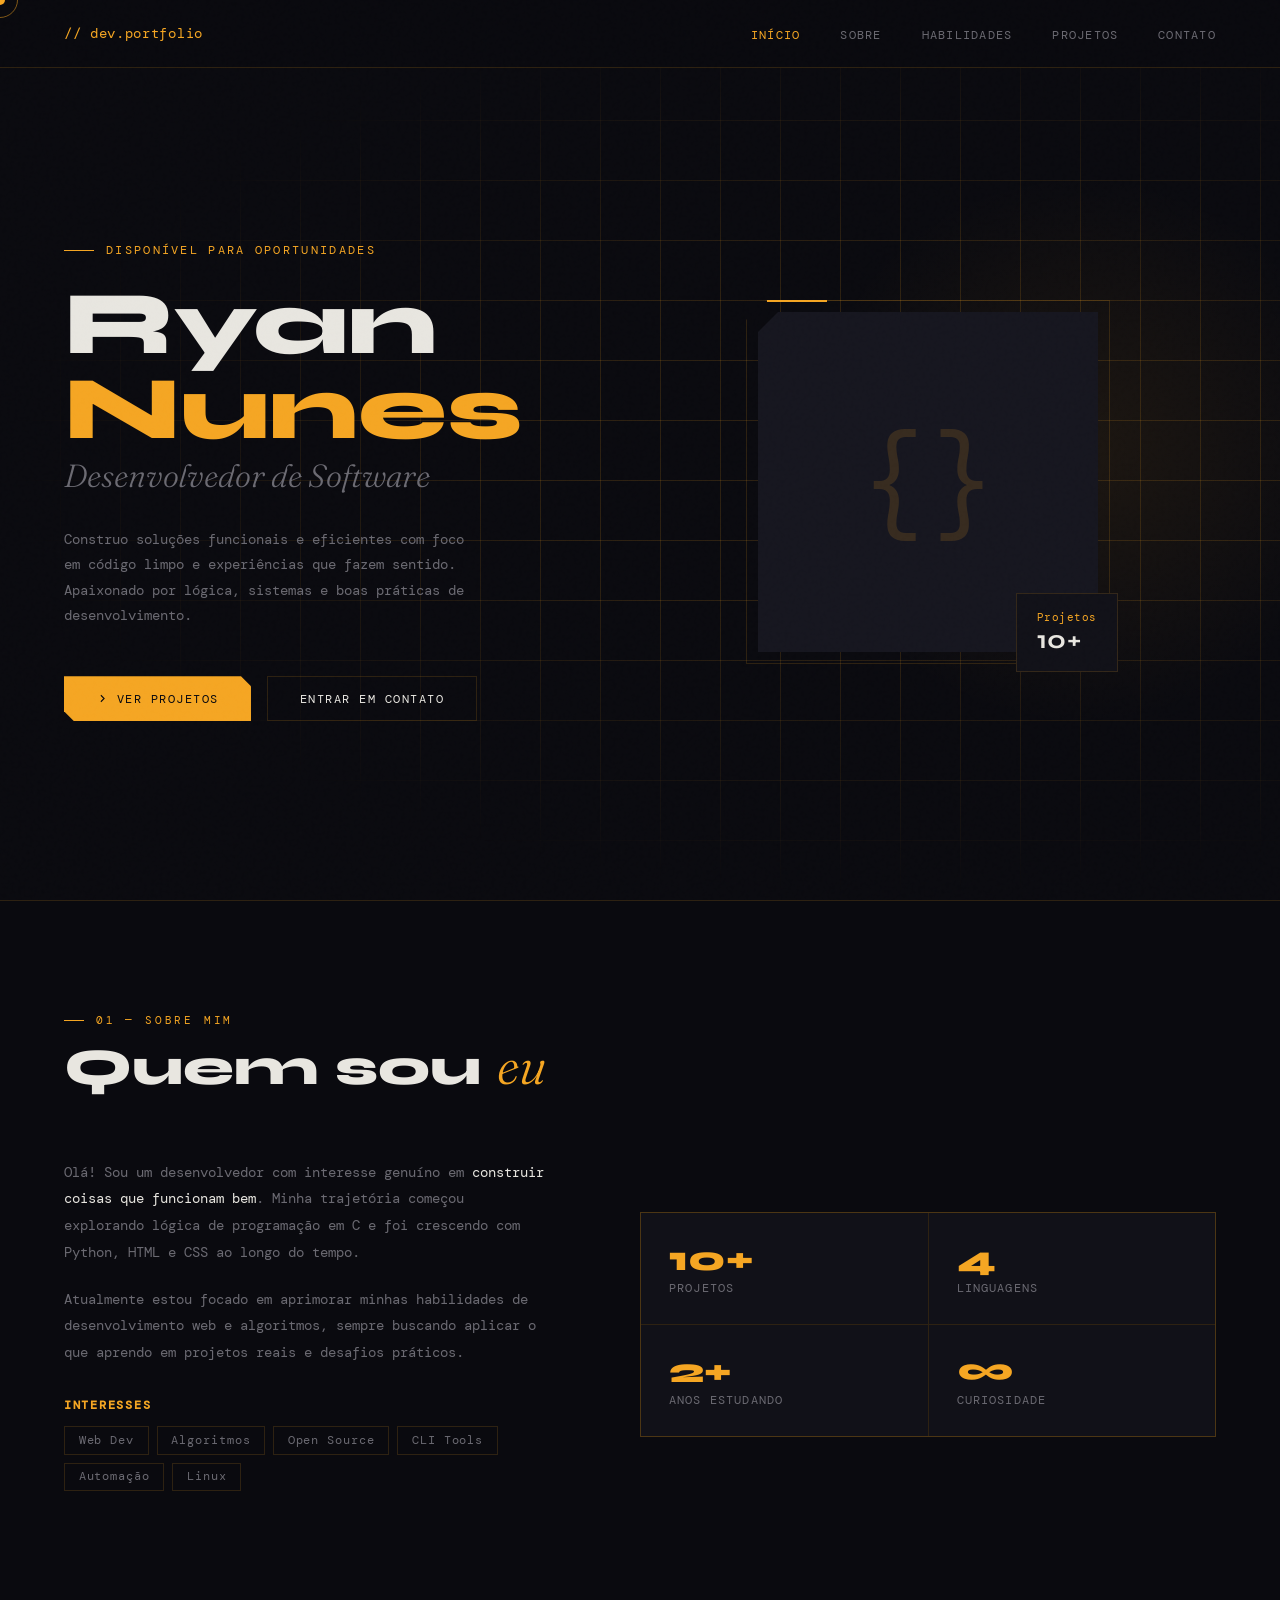
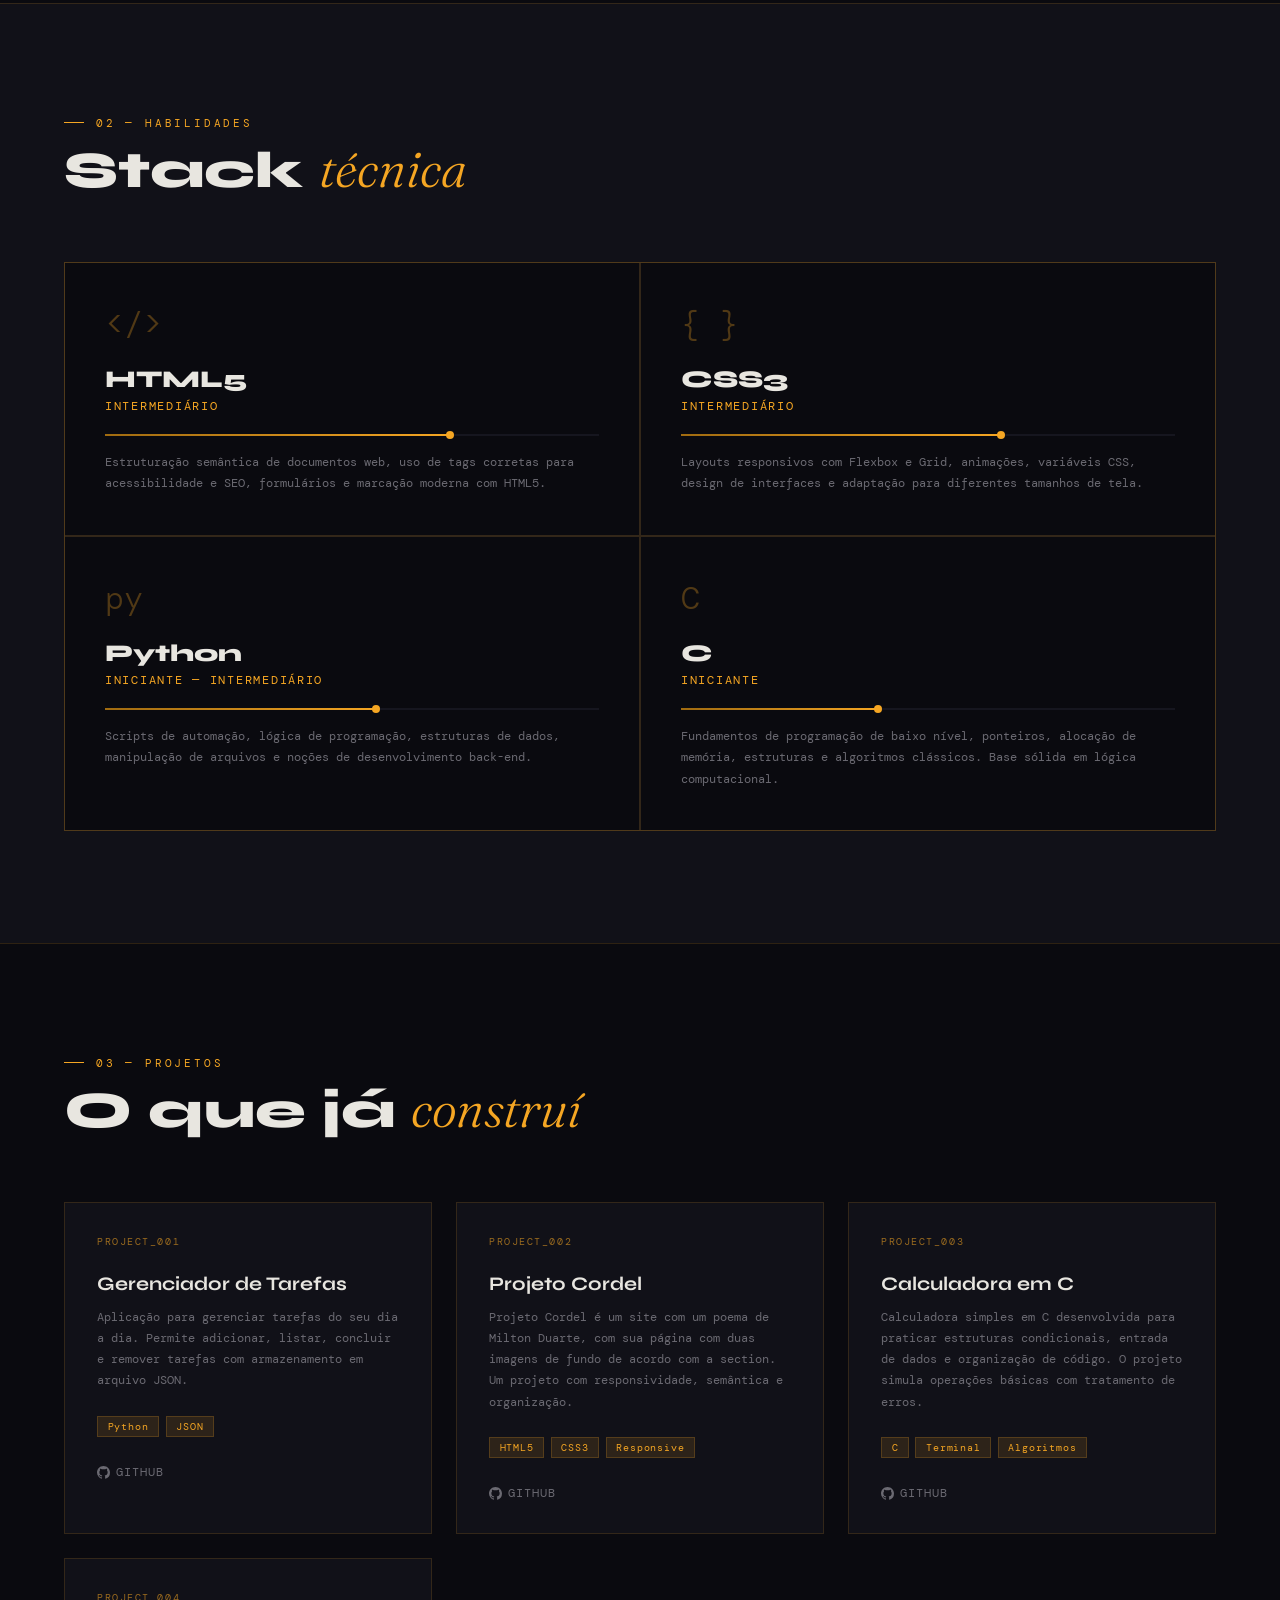
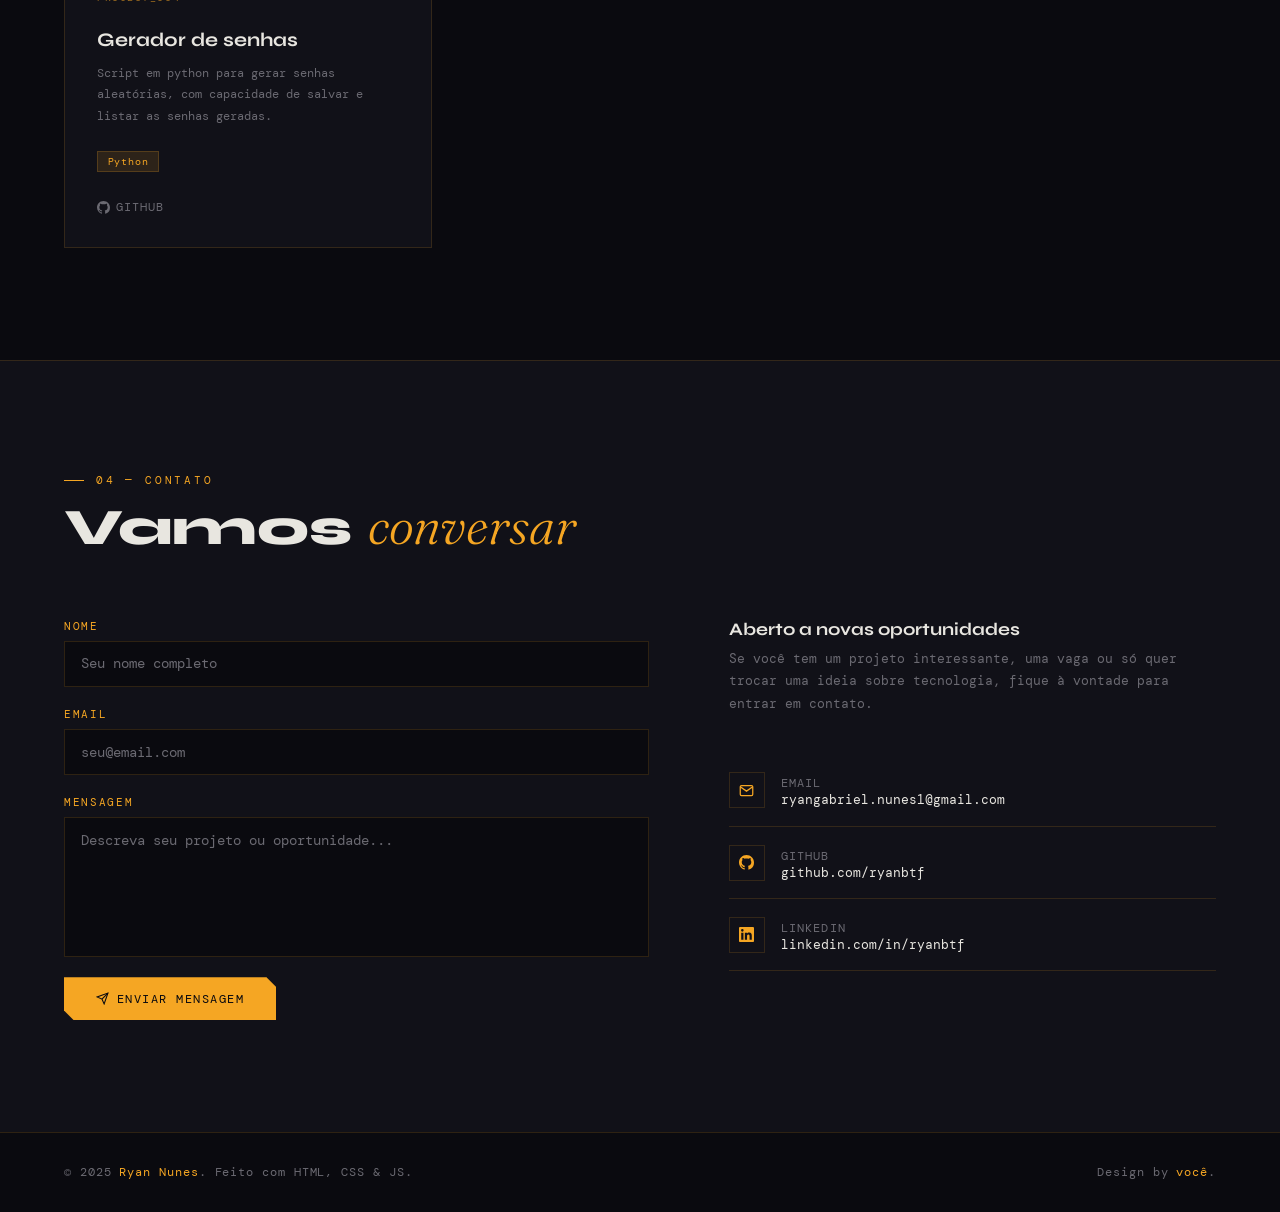
<file: portfolio/index.html>
<!DOCTYPE html>
<html lang="pt-BR">
<head>
<meta charset="UTF-8">
<meta name="viewport" content="width=device-width, initial-scale=1.0">
<title>Dev Portfolio</title>
<link rel="preconnect" href="https://fonts.googleapis.com">
<link rel="preconnect" href="https://fonts.gstatic.com" crossorigin>
<link href="https://fonts.googleapis.com/css2?family=Syne:wght@400;600;700;800&family=DM+Mono:ital,wght@0,300;0,400;1,300&family=Fraunces:ital,opsz,wght@0,9..144,300;1,9..144,300&display=swap" rel="stylesheet">
<style>
  :root {
    --bg: #0a0a0f;
    --bg2: #111118;
    --bg3: #16161f;
    --amber: #f5a623;
    --amber-dim: #a06b10;
    --amber-glow: rgba(245,166,35,0.12);
    --white: #e8e6e0;
    --muted: #6b6a72;
    --border: rgba(245,166,35,0.15);
    --font-display: 'Syne', sans-serif;
    --font-mono: 'DM Mono', monospace;
    --font-serif: 'Fraunces', serif;
  }

  *, *::before, *::after { box-sizing: border-box; margin: 0; padding: 0; }

  html { scroll-behavior: smooth; }

  body {
    background: var(--bg);
    color: var(--white);
    font-family: var(--font-display);
    overflow-x: hidden;
    cursor: none;
  }

  /* Custom cursor */
  .cursor {
    width: 10px; height: 10px;
    background: var(--amber);
    border-radius: 50%;
    position: fixed;
    pointer-events: none;
    z-index: 9999;
    transform: translate(-50%,-50%);
    transition: transform 0.1s;
  }
  .cursor-ring {
    width: 36px; height: 36px;
    border: 1px solid var(--amber);
    border-radius: 50%;
    position: fixed;
    pointer-events: none;
    z-index: 9998;
    transform: translate(-50%,-50%);
    transition: all 0.18s ease;
    opacity: 0.5;
  }
  body:hover .cursor { opacity: 1; }

  /* Noise overlay */
  body::before {
    content: '';
    position: fixed; inset: 0;
    background-image: url("data:image/svg+xml,%3Csvg viewBox='0 0 256 256' xmlns='http://www.w3.org/2000/svg'%3E%3Cfilter id='n'%3E%3CfeTurbulence type='fractalNoise' baseFrequency='0.9' numOctaves='4' stitchTiles='stitch'/%3E%3C/filter%3E%3Crect width='100%25' height='100%25' filter='url(%23n)' opacity='0.04'/%3E%3C/svg%3E");
    pointer-events: none; z-index: 1000; opacity: 0.4;
  }

  /* NAV */
  nav {
    position: fixed; top: 0; left: 0; right: 0; z-index: 100;
    display: flex; align-items: center; justify-content: space-between;
    padding: 1.5rem 4rem;
    background: rgba(10,10,15,0.85);
    backdrop-filter: blur(16px);
    border-bottom: 1px solid var(--border);
  }
  .nav-logo {
    font-family: var(--font-mono);
    font-size: 0.85rem;
    color: var(--amber);
    letter-spacing: 0.05em;
  }
  .nav-links { display: flex; gap: 2.5rem; list-style: none; }
  .nav-links a {
    font-family: var(--font-mono);
    font-size: 0.78rem;
    color: var(--muted);
    text-decoration: none;
    letter-spacing: 0.1em;
    text-transform: uppercase;
    transition: color 0.2s;
    position: relative;
  }
  .nav-links a::after {
    content: '';
    position: absolute; bottom: -4px; left: 0;
    width: 0; height: 1px;
    background: var(--amber);
    transition: width 0.3s ease;
  }
  .nav-links a:hover { color: var(--white); }
  .nav-links a:hover::after { width: 100%; }

  /* HERO */
  #home {
    min-height: 100vh;
    display: grid;
    grid-template-columns: 1fr 1fr;
    align-items: center;
    padding: 8rem 4rem 4rem;
    position: relative;
    overflow: hidden;
  }
  .hero-bg-grid {
    position: absolute; inset: 0;
    background-image:
      linear-gradient(var(--border) 1px, transparent 1px),
      linear-gradient(90deg, var(--border) 1px, transparent 1px);
    background-size: 60px 60px;
    mask-image: radial-gradient(ellipse at 70% 50%, black 30%, transparent 70%);
  }
  .hero-glow {
    position: absolute;
    width: 600px; height: 600px;
    background: radial-gradient(circle, rgba(245,166,35,0.08) 0%, transparent 65%);
    right: -100px; top: 50%;
    transform: translateY(-50%);
    pointer-events: none;
  }
  .hero-label {
    font-family: var(--font-mono);
    font-size: 0.72rem;
    color: var(--amber);
    letter-spacing: 0.2em;
    text-transform: uppercase;
    margin-bottom: 1.5rem;
    display: flex; align-items: center; gap: 0.75rem;
    animation: fadeUp 0.8s ease both;
  }
  .hero-label::before {
    content: ''; display: block;
    width: 30px; height: 1px;
    background: var(--amber);
  }
  .hero-name {
    font-size: clamp(3.5rem, 7vw, 6.5rem);
    font-weight: 800;
    line-height: 0.95;
    margin-bottom: 0.25rem;
    animation: fadeUp 0.8s 0.1s ease both;
  }
  .hero-name span { color: var(--amber); }
  .hero-title {
    font-family: var(--font-serif);
    font-style: italic;
    font-size: clamp(1.5rem, 2.5vw, 2rem);
    color: var(--muted);
    font-weight: 300;
    margin-bottom: 2rem;
    animation: fadeUp 0.8s 0.2s ease both;
  }
  .hero-desc {
    font-family: var(--font-mono);
    font-size: 0.88rem;
    color: var(--muted);
    line-height: 1.8;
    max-width: 420px;
    margin-bottom: 3rem;
    animation: fadeUp 0.8s 0.3s ease both;
  }
  .hero-btns {
    display: flex; gap: 1rem; flex-wrap: wrap;
    animation: fadeUp 0.8s 0.4s ease both;
  }
  .btn-primary {
    background: var(--amber);
    color: var(--bg);
    padding: 0.85rem 2rem;
    font-family: var(--font-mono);
    font-size: 0.78rem;
    letter-spacing: 0.12em;
    text-transform: uppercase;
    text-decoration: none;
    border: none; cursor: pointer;
    transition: all 0.2s;
    display: inline-flex; align-items: center; gap: 0.5rem;
    clip-path: polygon(0 0, calc(100% - 10px) 0, 100% 10px, 100% 100%, 10px 100%, 0 calc(100% - 10px));
  }
  .btn-primary:hover { background: #ffc04a; transform: translateY(-2px); }
  .btn-outline {
    background: transparent;
    color: var(--white);
    padding: 0.85rem 2rem;
    font-family: var(--font-mono);
    font-size: 0.78rem;
    letter-spacing: 0.12em;
    text-transform: uppercase;
    text-decoration: none;
    border: 1px solid var(--border);
    cursor: pointer;
    transition: all 0.2s;
    display: inline-flex; align-items: center; gap: 0.5rem;
  }
  .btn-outline:hover { border-color: var(--amber); color: var(--amber); transform: translateY(-2px); }
  .hero-right {
    display: flex; justify-content: center; align-items: center;
    position: relative;
    animation: fadeIn 1s 0.5s ease both;
  }
  .hero-avatar-wrap {
    position: relative;
    width: 340px; height: 340px;
  }
  .hero-avatar-border {
    position: absolute; inset: -12px;
    border: 1px solid var(--border);
    clip-path: polygon(20px 0, 100% 0, 100% calc(100% - 20px), calc(100% - 20px) 100%, 0 100%, 0 20px);
  }
  .hero-avatar-border::before {
    content: '';
    position: absolute; top: -1px; left: 20px;
    width: 60px; height: 2px;
    background: var(--amber);
  }
  .hero-avatar {
    width: 100%; height: 100%;
    background: var(--bg3);
    clip-path: polygon(20px 0, 100% 0, 100% calc(100% - 20px), calc(100% - 20px) 100%, 0 100%, 0 20px);
    display: flex; align-items: center; justify-content: center;
    overflow: hidden;
  }
  .avatar-placeholder {
    font-size: 7rem; opacity: 0.15;
    font-family: var(--font-mono);
    color: var(--amber);
  }
  .hero-badge {
    position: absolute;
    bottom: -20px; right: -20px;
    background: var(--bg2);
    border: 1px solid var(--border);
    padding: 1rem 1.25rem;
    font-family: var(--font-mono);
    font-size: 0.7rem;
    color: var(--amber);
    letter-spacing: 0.05em;
  }
  .hero-badge span { display: block; font-size: 1.6rem; font-weight: 700; font-family: var(--font-display); color: var(--white); }

  /* SECTIONS */
  section { padding: 7rem 4rem; position: relative; }
  section + section { border-top: 1px solid var(--border); }

  .section-label {
    font-family: var(--font-mono);
    font-size: 0.7rem;
    color: var(--amber);
    letter-spacing: 0.25em;
    text-transform: uppercase;
    margin-bottom: 0.75rem;
    display: flex; align-items: center; gap: 0.75rem;
  }
  .section-label::before { content: ''; display: block; width: 20px; height: 1px; background: var(--amber); }
  .section-title {
    font-size: clamp(2.2rem, 4vw, 3.2rem);
    font-weight: 800;
    line-height: 1.05;
    margin-bottom: 1rem;
  }
  .section-title em {
    font-family: var(--font-serif);
    font-style: italic;
    font-weight: 300;
    color: var(--amber);
  }

  /* ABOUT */
  #about .about-grid {
    display: grid;
    grid-template-columns: 1fr 1.2fr;
    gap: 6rem;
    align-items: center;
    margin-top: 4rem;
  }
  .about-text p {
    font-family: var(--font-mono);
    font-size: 0.88rem;
    color: var(--muted);
    line-height: 1.9;
    margin-bottom: 1.25rem;
  }
  .about-text p strong { color: var(--white); font-weight: 400; }
  .about-facts {
    display: grid;
    grid-template-columns: 1fr 1fr;
    gap: 1px;
    background: var(--border);
    border: 1px solid var(--border);
  }
  .fact {
    background: var(--bg2);
    padding: 1.75rem;
    transition: background 0.2s;
  }
  .fact:hover { background: var(--bg3); }
  .fact-num {
    font-size: 2.2rem;
    font-weight: 800;
    color: var(--amber);
    line-height: 1;
    margin-bottom: 0.3rem;
  }
  .fact-label {
    font-family: var(--font-mono);
    font-size: 0.72rem;
    color: var(--muted);
    letter-spacing: 0.1em;
    text-transform: uppercase;
  }
  .interests {
    margin-top: 2rem;
  }
  .interests h4 {
    font-family: var(--font-mono);
    font-size: 0.72rem;
    color: var(--amber);
    letter-spacing: 0.15em;
    text-transform: uppercase;
    margin-bottom: 0.85rem;
  }
  .tags { display: flex; flex-wrap: wrap; gap: 0.5rem; }
  .tag {
    font-family: var(--font-mono);
    font-size: 0.72rem;
    color: var(--muted);
    border: 1px solid var(--border);
    padding: 0.35rem 0.85rem;
    letter-spacing: 0.08em;
    transition: all 0.2s;
  }
  .tag:hover { border-color: var(--amber); color: var(--amber); }

  /* SKILLS */
  #skills { background: var(--bg2); }
  .skills-grid {
    display: grid;
    grid-template-columns: repeat(2, 1fr);
    gap: 2px;
    background: var(--border);
    border: 1px solid var(--border);
    margin-top: 4rem;
  }
  .skill-card {
    background: var(--bg);
    padding: 2.5rem;
    transition: background 0.3s;
    position: relative;
    overflow: hidden;
  }
  .skill-card::before {
    content: '';
    position: absolute; top: 0; left: 0;
    width: 3px; height: 0;
    background: var(--amber);
    transition: height 0.4s ease;
  }
  .skill-card:hover { background: var(--bg3); }
  .skill-card:hover::before { height: 100%; }
  .skill-icon {
    font-family: var(--font-mono);
    font-size: 2rem;
    color: var(--amber);
    opacity: 0.3;
    margin-bottom: 1.25rem;
    font-weight: 300;
    transition: opacity 0.3s;
  }
  .skill-card:hover .skill-icon { opacity: 0.7; }
  .skill-name {
    font-size: 1.5rem;
    font-weight: 800;
    margin-bottom: 0.35rem;
  }
  .skill-level {
    font-family: var(--font-mono);
    font-size: 0.72rem;
    color: var(--amber);
    letter-spacing: 0.15em;
    text-transform: uppercase;
    margin-bottom: 1.25rem;
  }
  .skill-bar-bg {
    height: 2px;
    background: var(--bg3);
    position: relative;
    margin-bottom: 1rem;
  }
  .skill-bar-fill {
    height: 100%;
    background: linear-gradient(90deg, var(--amber-dim), var(--amber));
    position: relative;
    transition: width 1.5s cubic-bezier(0.16, 1, 0.3, 1);
  }
  .skill-bar-fill::after {
    content: '';
    position: absolute; right: -3px; top: -3px;
    width: 8px; height: 8px;
    border-radius: 50%;
    background: var(--amber);
  }
  .skill-desc {
    font-family: var(--font-mono);
    font-size: 0.78rem;
    color: var(--muted);
    line-height: 1.7;
  }

  /* PROJECTS */
  .projects-grid {
    display: grid;
    grid-template-columns: repeat(auto-fill, minmax(320px, 1fr));
    gap: 1.5rem;
    margin-top: 4rem;
  }
  .project-card {
    border: 1px solid var(--border);
    background: var(--bg2);
    padding: 2rem;
    position: relative;
    transition: all 0.3s ease;
    overflow: hidden;
  }
  .project-card::after {
    content: '';
    position: absolute; inset: 0;
    background: linear-gradient(135deg, var(--amber-glow) 0%, transparent 60%);
    opacity: 0;
    transition: opacity 0.3s;
  }
  .project-card:hover { border-color: var(--amber-dim); transform: translateY(-4px); }
  .project-card:hover::after { opacity: 1; }
  .project-num {
    font-family: var(--font-mono);
    font-size: 0.65rem;
    color: var(--amber);
    letter-spacing: 0.15em;
    margin-bottom: 1.5rem;
    opacity: 0.6;
  }
  .project-name {
    font-size: 1.2rem;
    font-weight: 700;
    margin-bottom: 0.75rem;
    position: relative; z-index: 1;
  }
  .project-desc {
    font-family: var(--font-mono);
    font-size: 0.78rem;
    color: var(--muted);
    line-height: 1.7;
    margin-bottom: 1.5rem;
    position: relative; z-index: 1;
  }
  .project-techs { display: flex; flex-wrap: wrap; gap: 0.4rem; margin-bottom: 1.75rem; }
  .tech-tag {
    font-family: var(--font-mono);
    font-size: 0.65rem;
    color: var(--amber);
    background: var(--amber-glow);
    border: 1px solid rgba(245,166,35,0.2);
    padding: 0.2rem 0.6rem;
    letter-spacing: 0.08em;
  }
  .project-links { display: flex; gap: 1rem; }
  .project-link {
    font-family: var(--font-mono);
    font-size: 0.72rem;
    color: var(--muted);
    text-decoration: none;
    letter-spacing: 0.1em;
    text-transform: uppercase;
    display: flex; align-items: center; gap: 0.35rem;
    transition: color 0.2s;
    position: relative; z-index: 1;
  }
  .project-link:hover { color: var(--amber); }
  .project-link svg { width: 13px; height: 13px; }

  /* CONTACT */
  #contact { background: var(--bg2); }
  .contact-grid {
    display: grid;
    grid-template-columns: 1.2fr 1fr;
    gap: 5rem;
    margin-top: 4rem;
    align-items: start;
  }
  .contact-form { display: flex; flex-direction: column; gap: 1.25rem; }
  .form-group { display: flex; flex-direction: column; gap: 0.5rem; }
  .form-label {
    font-family: var(--font-mono);
    font-size: 0.7rem;
    color: var(--amber);
    letter-spacing: 0.15em;
    text-transform: uppercase;
  }
  .form-input, .form-textarea {
    background: var(--bg);
    border: 1px solid var(--border);
    color: var(--white);
    font-family: var(--font-mono);
    font-size: 0.85rem;
    padding: 0.85rem 1rem;
    outline: none;
    transition: border-color 0.2s;
    resize: none;
  }
  .form-input:focus, .form-textarea:focus { border-color: var(--amber); }
  .form-textarea { min-height: 140px; }
  .form-input::placeholder, .form-textarea::placeholder { color: var(--muted); }
  .contact-info h3 {
    font-size: 1.1rem;
    font-weight: 700;
    margin-bottom: 0.5rem;
    color: var(--white);
  }
  .contact-info p {
    font-family: var(--font-mono);
    font-size: 0.82rem;
    color: var(--muted);
    line-height: 1.7;
    margin-bottom: 2.5rem;
  }
  .contact-item {
    display: flex; align-items: center; gap: 1rem;
    padding: 1.1rem 0;
    border-bottom: 1px solid var(--border);
    text-decoration: none;
    transition: all 0.2s;
  }
  .contact-item:hover { padding-left: 0.5rem; }
  .contact-item:hover .contact-item-label { color: var(--amber); }
  .contact-icon {
    width: 36px; height: 36px;
    border: 1px solid var(--border);
    display: flex; align-items: center; justify-content: center;
    color: var(--amber);
    flex-shrink: 0;
    transition: border-color 0.2s;
  }
  .contact-item:hover .contact-icon { border-color: var(--amber); background: var(--amber-glow); }
  .contact-icon svg { width: 15px; height: 15px; }
  .contact-item-label {
    font-family: var(--font-mono);
    font-size: 0.72rem;
    color: var(--muted);
    letter-spacing: 0.1em;
    text-transform: uppercase;
    transition: color 0.2s;
  }
  .contact-item-value {
    font-family: var(--font-mono);
    font-size: 0.82rem;
    color: var(--white);
    display: block;
  }

  /* FOOTER */
  footer {
    border-top: 1px solid var(--border);
    padding: 2rem 4rem;
    display: flex; align-items: center; justify-content: space-between;
  }
  footer p {
    font-family: var(--font-mono);
    font-size: 0.72rem;
    color: var(--muted);
    letter-spacing: 0.08em;
  }
  footer span { color: var(--amber); }

  /* ANIMATIONS */
  @keyframes fadeUp {
    from { opacity: 0; transform: translateY(28px); }
    to { opacity: 1; transform: translateY(0); }
  }
  @keyframes fadeIn {
    from { opacity: 0; }
    to { opacity: 1; }
  }

  .reveal {
    opacity: 0; transform: translateY(30px);
    transition: opacity 0.7s ease, transform 0.7s ease;
  }
  .reveal.visible { opacity: 1; transform: none; }

  /* SCROLLBAR */
  ::-webkit-scrollbar { width: 4px; }
  ::-webkit-scrollbar-track { background: var(--bg); }
  ::-webkit-scrollbar-thumb { background: var(--amber-dim); }

  /* RESPONSIVE */
  @media (max-width: 900px) {
    nav { padding: 1.25rem 1.5rem; }
    .nav-links { gap: 1.5rem; }
    #home { grid-template-columns: 1fr; padding: 7rem 1.5rem 3rem; gap: 3rem; }
    .hero-right { display: none; }
    section { padding: 5rem 1.5rem; }
    #about .about-grid { grid-template-columns: 1fr; gap: 3rem; }
    .skills-grid { grid-template-columns: 1fr; }
    .contact-grid { grid-template-columns: 1fr; gap: 3rem; }
    footer { flex-direction: column; gap: 1rem; text-align: center; padding: 2rem 1.5rem; }
  }
  @media (max-width: 600px) {
    .nav-links { display: none; }
    .hero-btns { flex-direction: column; }
    .hero-name { font-size: 2.8rem; }
  }
</style>
</head>
<body>

<!-- Cursor -->
<div class="cursor" id="cursor"></div>
<div class="cursor-ring" id="cursorRing"></div>

<!-- NAV -->
<nav>
  <div class="nav-logo">// dev.portfolio</div>
  <ul class="nav-links">
    <li><a href="#home">Início</a></li>
    <li><a href="#about">Sobre</a></li>
    <li><a href="#skills">Habilidades</a></li>
    <li><a href="#projects">Projetos</a></li>
    <li><a href="#contact">Contato</a></li>
  </ul>
</nav>

<!-- HERO -->
<section id="home">
  <div class="hero-bg-grid"></div>
  <div class="hero-glow"></div>
  <div class="hero-content">
    <div class="hero-label">Disponível para oportunidades</div>
    <h1 class="hero-name">Ryan<br><span>Nunes</span></h1>
    <p class="hero-title">Desenvolvedor de Software</p>
    <p class="hero-desc">
      Construo soluções funcionais e eficientes com foco em código limpo e experiências que fazem sentido. Apaixonado por lógica, sistemas e boas práticas de desenvolvimento.
    </p>
    <div class="hero-btns">
      <a href="#projects" class="btn-primary">
        <svg width="13" height="13" viewBox="0 0 24 24" fill="none" stroke="currentColor" stroke-width="2"><polyline points="9 18 15 12 9 6"/></svg>
        Ver Projetos
      </a>
      <a href="#contact" class="btn-outline">Entrar em Contato</a>
    </div>
  </div>
  <div class="hero-right">
    <div class="hero-avatar-wrap">
      <div class="hero-avatar-border"></div>
      <div class="hero-avatar">
        <div class="avatar-placeholder">{}</div>
      </div>
      <div class="hero-badge">
        Projetos<br>
        <span>10+</span>
      </div>
    </div>
  </div>
</section>

<!-- ABOUT -->
<section id="about">
  <div class="section-label">01 — Sobre mim</div>
  <h2 class="section-title">Quem sou <em>eu</em></h2>
  <div class="about-grid">
    <div class="about-text reveal">
      <p>Olá! Sou um desenvolvedor com interesse genuíno em <strong>construir coisas que funcionam bem</strong>. Minha trajetória começou explorando lógica de programação em C e foi crescendo com Python, HTML e CSS ao longo do tempo.</p>
      <p>Atualmente estou focado em aprimorar minhas habilidades de desenvolvimento web e algoritmos, sempre buscando aplicar o que aprendo em projetos reais e desafios práticos.</p>
      <div class="interests">
        <h4>Interesses</h4>
        <div class="tags">
          <span class="tag">Web Dev</span>
          <span class="tag">Algoritmos</span>
          <span class="tag">Open Source</span>
          <span class="tag">CLI Tools</span>
          <span class="tag">Automação</span>
          <span class="tag">Linux</span>
        </div>
      </div>
    </div>
    <div class="reveal" style="transition-delay: 0.15s">
      <div class="about-facts">
        <div class="fact">
          <div class="fact-num">10+</div>
          <div class="fact-label">Projetos</div>
        </div>
        <div class="fact">
          <div class="fact-num">4</div>
          <div class="fact-label">Linguagens</div>
        </div>
        <div class="fact">
          <div class="fact-num">2+</div>
          <div class="fact-label">Anos Estudando</div>
        </div>
        <div class="fact">
          <div class="fact-num">∞</div>
          <div class="fact-label">Curiosidade</div>
        </div>
      </div>
    </div>
  </div>
</section>

<!-- SKILLS -->
<section id="skills">
  <div class="section-label">02 — Habilidades</div>
  <h2 class="section-title">Stack <em>técnica</em></h2>
  <div class="skills-grid">
    <div class="skill-card reveal">
      <div class="skill-icon">&lt;/&gt;</div>
      <div class="skill-name">HTML5</div>
      <div class="skill-level">Intermediário</div>
      <div class="skill-bar-bg">
        <div class="skill-bar-fill" data-width="70%" style="width:0%"></div>
      </div>
      <p class="skill-desc">Estruturação semântica de documentos web, uso de tags corretas para acessibilidade e SEO, formulários e marcação moderna com HTML5.</p>
    </div>
    <div class="skill-card reveal" style="transition-delay:0.1s">
      <div class="skill-icon">{ }</div>
      <div class="skill-name">CSS3</div>
      <div class="skill-level">Intermediário</div>
      <div class="skill-bar-bg">
        <div class="skill-bar-fill" data-width="65%" style="width:0%"></div>
      </div>
      <p class="skill-desc">Layouts responsivos com Flexbox e Grid, animações, variáveis CSS, design de interfaces e adaptação para diferentes tamanhos de tela.</p>
    </div>
    <div class="skill-card reveal" style="transition-delay:0.2s">
      <div class="skill-icon">py</div>
      <div class="skill-name">Python</div>
      <div class="skill-level">Iniciante — Intermediário</div>
      <div class="skill-bar-bg">
        <div class="skill-bar-fill" data-width="55%" style="width:0%"></div>
      </div>
      <p class="skill-desc">Scripts de automação, lógica de programação, estruturas de dados, manipulação de arquivos e noções de desenvolvimento back-end.</p>
    </div>
    <div class="skill-card reveal" style="transition-delay:0.3s">
      <div class="skill-icon">C</div>
      <div class="skill-name">C</div>
      <div class="skill-level">Iniciante</div>
      <div class="skill-bar-bg">
        <div class="skill-bar-fill" data-width="40%" style="width:0%"></div>
      </div>
      <p class="skill-desc">Fundamentos de programação de baixo nível, ponteiros, alocação de memória, estruturas e algoritmos clássicos. Base sólida em lógica computacional.</p>
    </div>
  </div>
</section>

<!-- PROJECTS -->
<section id="projects">
  <div class="section-label">03 — Projetos</div>
  <h2 class="section-title">O que já <em>construí</em></h2>
  <div class="projects-grid">

    <div class="project-card reveal">
      <div class="project-num">PROJECT_001</div>
      <div class="project-name">Gerenciador de Tarefas</div>
      <p class="project-desc">Aplicação para gerenciar tarefas do seu dia a dia. Permite adicionar, listar, concluir e remover tarefas com armazenamento em arquivo JSON.</p>
      <div class="project-techs">
        <span class="tech-tag">Python</span>
        <span class="tech-tag">JSON</span>
      </div>
      <div class="project-links">
        <a href="https://github.com/ryanbtf/lista-de-tarefas-python" class="project-link" target="_blank">
          <svg viewBox="0 0 24 24" fill="currentColor"><path d="M12 0C5.37 0 0 5.37 0 12c0 5.31 3.435 9.795 8.205 11.385.6.105.825-.255.825-.57 0-.285-.015-1.23-.015-2.235-3.015.555-3.795-.735-4.035-1.41-.135-.345-.72-1.41-1.23-1.695-.42-.225-1.02-.78-.015-.795.945-.015 1.62.87 1.845 1.23 1.08 1.815 2.805 1.305 3.495.99.105-.78.42-1.305.765-1.605-2.67-.3-5.46-1.335-5.46-5.925 0-1.305.465-2.385 1.23-3.225-.12-.3-.54-1.53.12-3.18 0 0 1.005-.315 3.3 1.23.96-.27 1.98-.405 3-.405s2.04.135 3 .405c2.295-1.56 3.3-1.23 3.3-1.23.66 1.65.24 2.88.12 3.18.765.84 1.23 1.905 1.23 3.225 0 4.605-2.805 5.625-5.475 5.925.435.375.81 1.095.81 2.22 0 1.605-.015 2.895-.015 3.3 0 .315.225.69.825.57A12.02 12.02 0 0024 12c0-6.63-5.37-12-12-12z"/></svg>
          GitHub
        </a>
      </div>
    </div>

    <div class="project-card reveal" style="transition-delay:0.1s">
      <div class="project-num">PROJECT_002</div>
      <div class="project-name">Projeto Cordel</div>
      <p class="project-desc">Projeto Cordel é um site com um poema de Milton Duarte, com sua página com duas imagens de fundo de acordo com a section. Um projeto com responsividade, semântica e organização.</p>
      <div class="project-techs">
        <span class="tech-tag">HTML5</span>
        <span class="tech-tag">CSS3</span>
        <span class="tech-tag">Responsive</span>
      </div>
      <div class="project-links">
        <a href="https://github.com/ryanbtf/projeto-cordel" class="project-link" target="_blank">
          <svg viewBox="0 0 24 24" fill="currentColor"><path d="M12 0C5.37 0 0 5.37 0 12c0 5.31 3.435 9.795 8.205 11.385.6.105.825-.255.825-.57 0-.285-.015-1.23-.015-2.235-3.015.555-3.795-.735-4.035-1.41-.135-.345-.72-1.41-1.23-1.695-.42-.225-1.02-.78-.015-.795.945-.015 1.62.87 1.845 1.23 1.08 1.815 2.805 1.305 3.495.99.105-.78.42-1.305.765-1.605-2.67-.3-5.46-1.335-5.46-5.925 0-1.305.465-2.385 1.23-3.225-.12-.3-.54-1.53.12-3.18 0 0 1.005-.315 3.3 1.23.96-.27 1.98-.405 3-.405s2.04.135 3 .405c2.295-1.56 3.3-1.23 3.3-1.23.66 1.65.24 2.88.12 3.18.765.84 1.23 1.905 1.23 3.225 0 4.605-2.805 5.625-5.475 5.925.435.375.81 1.095.81 2.22 0 1.605-.015 2.895-.015 3.3 0 .315.225.69.825.57A12.02 12.02 0 0024 12c0-6.63-5.37-12-12-12z"/></svg>
          GitHub
        </a>
      </div>
    </div>

    <div class="project-card reveal" style="transition-delay:0.2s">
      <div class="project-num">PROJECT_003</div>
      <div class="project-name">Calculadora em C</div>
      <p class="project-desc">Calculadora simples em C desenvolvida para praticar estruturas condicionais, entrada de dados e organização de código. O projeto simula operações básicas com tratamento de erros.</p>
      <div class="project-techs">
        <span class="tech-tag">C</span>
        <span class="tech-tag">Terminal</span>
        <span class="tech-tag">Algoritmos</span>
      </div>
      <div class="project-links">
        <a href="https://github.com/ryanbtf/calculadora-em-c" class="project-link" target="_blank">
          <svg viewBox="0 0 24 24" fill="currentColor"><path d="M12 0C5.37 0 0 5.37 0 12c0 5.31 3.435 9.795 8.205 11.385.6.105.825-.255.825-.57 0-.285-.015-1.23-.015-2.235-3.015.555-3.795-.735-4.035-1.41-.135-.345-.72-1.41-1.23-1.695-.42-.225-1.02-.78-.015-.795.945-.015 1.62.87 1.845 1.23 1.08 1.815 2.805 1.305 3.495.99.105-.78.42-1.305.765-1.605-2.67-.3-5.46-1.335-5.46-5.925 0-1.305.465-2.385 1.23-3.225-.12-.3-.54-1.53.12-3.18 0 0 1.005-.315 3.3 1.23.96-.27 1.98-.405 3-.405s2.04.135 3 .405c2.295-1.56 3.3-1.23 3.3-1.23.66 1.65.24 2.88.12 3.18.765.84 1.23 1.905 1.23 3.225 0 4.605-2.805 5.625-5.475 5.925.435.375.81 1.095.81 2.22 0 1.605-.015 2.895-.015 3.3 0 .315.225.69.825.57A12.02 12.02 0 0024 12c0-6.63-5.37-12-12-12z"/></svg>
          GitHub
        </a>
      </div>
    </div>

    <div class="project-card reveal" style="transition-delay:0.3s">
      <div class="project-num">PROJECT_004</div>
      <div class="project-name">Gerador de senhas</div>
      <p class="project-desc">Script em python para gerar senhas aleatórias, com capacidade de salvar e listar as senhas geradas.</p>
      <div class="project-techs">
        <span class="tech-tag">Python</span>
      </div>
      <div class="project-links">
        <a href="https://github.com/ryanbtf/Gerador-de-senha" class="project-link">
          <svg viewBox="0 0 24 24" fill="currentColor"><path d="M12 0C5.37 0 0 5.37 0 12c0 5.31 3.435 9.795 8.205 11.385.6.105.825-.255.825-.57 0-.285-.015-1.23-.015-2.235-3.015.555-3.795-.735-4.035-1.41-.135-.345-.72-1.41-1.23-1.695-.42-.225-1.02-.78-.015-.795.945-.015 1.62.87 1.845 1.23 1.08 1.815 2.805 1.305 3.495.99.105-.78.42-1.305.765-1.605-2.67-.3-5.46-1.335-5.46-5.925 0-1.305.465-2.385 1.23-3.225-.12-.3-.54-1.53.12-3.18 0 0 1.005-.315 3.3 1.23.96-.27 1.98-.405 3-.405s2.04.135 3 .405c2.295-1.56 3.3-1.23 3.3-1.23.66 1.65.24 2.88.12 3.18.765.84 1.23 1.905 1.23 3.225 0 4.605-2.805 5.625-5.475 5.925.435.375.81 1.095.81 2.22 0 1.605-.015 2.895-.015 3.3 0 .315.225.69.825.57A12.02 12.02 0 0024 12c0-6.63-5.37-12-12-12z"/></svg>
          GitHub
        </a>
      </div>
    </div>

  </div>
</section>

<!-- CONTACT -->
<section id="contact">
  <div class="section-label">04 — Contato</div>
  <h2 class="section-title">Vamos <em>conversar</em></h2>
  <div class="contact-grid">
    <div class="reveal">
      <form class="contact-form" onsubmit="handleSubmit(event)">
        <div class="form-group">
          <label class="form-label" for="name">Nome</label>
          <input class="form-input" type="text" id="name" placeholder="Seu nome completo" required>
        </div>
        <div class="form-group">
          <label class="form-label" for="email">Email</label>
          <input class="form-input" type="email" id="email" placeholder="seu@email.com" required>
        </div>
        <div class="form-group">
          <label class="form-label" for="message">Mensagem</label>
          <textarea class="form-textarea" id="message" placeholder="Descreva seu projeto ou oportunidade..." required></textarea>
        </div>
        <button type="submit" class="btn-primary" style="align-self:flex-start; border:none">
          <svg width="13" height="13" viewBox="0 0 24 24" fill="none" stroke="currentColor" stroke-width="2"><line x1="22" y1="2" x2="11" y2="13"/><polygon points="22 2 15 22 11 13 2 9 22 2"/></svg>
          Enviar Mensagem
        </button>
        <p id="form-feedback" style="font-family:var(--font-mono);font-size:0.78rem;color:var(--amber);display:none;margin-top:0.5rem;"></p>
      </form>
    </div>
    <div class="reveal" style="transition-delay:0.15s">
      <div class="contact-info">
        <h3>Aberto a novas oportunidades</h3>
        <p>Se você tem um projeto interessante, uma vaga ou só quer trocar uma ideia sobre tecnologia, fique à vontade para entrar em contato.</p>
        <a href="mailto:seuemail@email.com" class="contact-item" style="color:inherit">
          <div class="contact-icon">
            <svg viewBox="0 0 24 24" fill="none" stroke="currentColor" stroke-width="2"><path d="M4 4h16c1.1 0 2 .9 2 2v12c0 1.1-.9 2-2 2H4c-1.1 0-2-.9-2-2V6c0-1.1.9-2 2-2z"/><polyline points="22,6 12,13 2,6"/></svg>
          </div>
          <div>
            <span class="contact-item-label">Email</span>
            <span class="contact-item-value">ryangabriel.nunes1@gmail.com</span>
          </div>
        </a>
        <a href="https://github.com/ryanbtf" target="_blank" class="contact-item" style="color:inherit">
          <div class="contact-icon">
            <svg viewBox="0 0 24 24" fill="currentColor"><path d="M12 0C5.37 0 0 5.37 0 12c0 5.31 3.435 9.795 8.205 11.385.6.105.825-.255.825-.57 0-.285-.015-1.23-.015-2.235-3.015.555-3.795-.735-4.035-1.41-.135-.345-.72-1.41-1.23-1.695-.42-.225-1.02-.78-.015-.795.945-.015 1.62.87 1.845 1.23 1.08 1.815 2.805 1.305 3.495.99.105-.78.42-1.305.765-1.605-2.67-.3-5.46-1.335-5.46-5.925 0-1.305.465-2.385 1.23-3.225-.12-.3-.54-1.53.12-3.18 0 0 1.005-.315 3.3 1.23.96-.27 1.98-.405 3-.405s2.04.135 3 .405c2.295-1.56 3.3-1.23 3.3-1.23.66 1.65.24 2.88.12 3.18.765.84 1.23 1.905 1.23 3.225 0 4.605-2.805 5.625-5.475 5.925.435.375.81 1.095.81 2.22 0 1.605-.015 2.895-.015 3.3 0 .315.225.69.825.57A12.02 12.02 0 0024 12c0-6.63-5.37-12-12-12z"/></svg>
          </div>
          <div>
            <span class="contact-item-label">GitHub</span>
            <span class="contact-item-value">github.com/ryanbtf</span>
          </div>
        </a>
        <a href="https://linkedin.com/in/ryanbtf" target="_blank" class="contact-item" style="color:inherit">
          <div class="contact-icon">
            <svg viewBox="0 0 24 24" fill="currentColor"><path d="M20.447 20.452h-3.554v-5.569c0-1.328-.027-3.037-1.852-3.037-1.853 0-2.136 1.445-2.136 2.939v5.667H9.351V9h3.414v1.561h.046c.477-.9 1.637-1.85 3.37-1.85 3.601 0 4.267 2.37 4.267 5.455v6.286zM5.337 7.433a2.062 2.062 0 01-2.063-2.065 2.064 2.064 0 112.063 2.065zm1.782 13.019H3.555V9h3.564v11.452zM22.225 0H1.771C.792 0 0 .774 0 1.729v20.542C0 23.227.792 24 1.771 24h20.451C23.2 24 24 23.227 24 22.271V1.729C24 .774 23.2 0 22.222 0h.003z"/></svg>
          </div>
          <div>
            <span class="contact-item-label">LinkedIn</span>
            <span class="contact-item-value">linkedin.com/in/ryanbtf</span>
          </div>
        </a>
      </div>
    </div>
  </div>
</section>

<!-- FOOTER -->
<footer>
  <p>© 2025 <span>Ryan Nunes</span>. Feito com HTML, CSS & JS.</p>
  <p>Design by <span>você</span>.</p>
</footer>

<script>
  // Cursor
  const cursor = document.getElementById('cursor');
  const ring = document.getElementById('cursorRing');
  let mx = 0, my = 0, rx = 0, ry = 0;
  document.addEventListener('mousemove', e => { mx = e.clientX; my = e.clientY; });
  function animCursor() {
    cursor.style.left = mx + 'px'; cursor.style.top = my + 'px';
    rx += (mx - rx) * 0.14; ry += (my - ry) * 0.14;
    ring.style.left = rx + 'px'; ring.style.top = ry + 'px';
    requestAnimationFrame(animCursor);
  }
  animCursor();
  document.querySelectorAll('a, button').forEach(el => {
    el.addEventListener('mouseenter', () => { ring.style.transform = 'translate(-50%,-50%) scale(1.8)'; ring.style.opacity = '0.8'; });
    el.addEventListener('mouseleave', () => { ring.style.transform = 'translate(-50%,-50%) scale(1)'; ring.style.opacity = '0.5'; });
  });

  // Scroll reveal
  const reveals = document.querySelectorAll('.reveal');
  const obs = new IntersectionObserver(entries => {
    entries.forEach(e => { if (e.isIntersecting) { e.target.classList.add('visible'); } });
  }, { threshold: 0.12 });
  reveals.forEach(el => obs.observe(el));

  // Skill bars on scroll
  const skillBars = document.querySelectorAll('.skill-bar-fill');
  const barObs = new IntersectionObserver(entries => {
    entries.forEach(e => {
      if (e.isIntersecting) {
        e.target.style.width = e.target.dataset.width;
        barObs.unobserve(e.target);
      }
    });
  }, { threshold: 0.5 });
  skillBars.forEach(b => barObs.observe(b));

  // Form submit
  function handleSubmit(e) {
    e.preventDefault();
    const fb = document.getElementById('form-feedback');
    fb.style.display = 'block';
    fb.textContent = '✓ Mensagem enviada! Em breve entrarei em contato.';
    e.target.reset();
    setTimeout(() => { fb.style.display = 'none'; }, 4000);
  }

  // Smooth nav highlight (optional)
  const sections = document.querySelectorAll('section[id]');
  const navLinks = document.querySelectorAll('.nav-links a');
  window.addEventListener('scroll', () => {
    let current = '';
    sections.forEach(s => { if (window.scrollY >= s.offsetTop - 120) current = s.id; });
    navLinks.forEach(a => {
      a.style.color = a.getAttribute('href') === '#' + current ? 'var(--amber)' : '';
    });
  });
</script>
</body>
</html>
</file>
